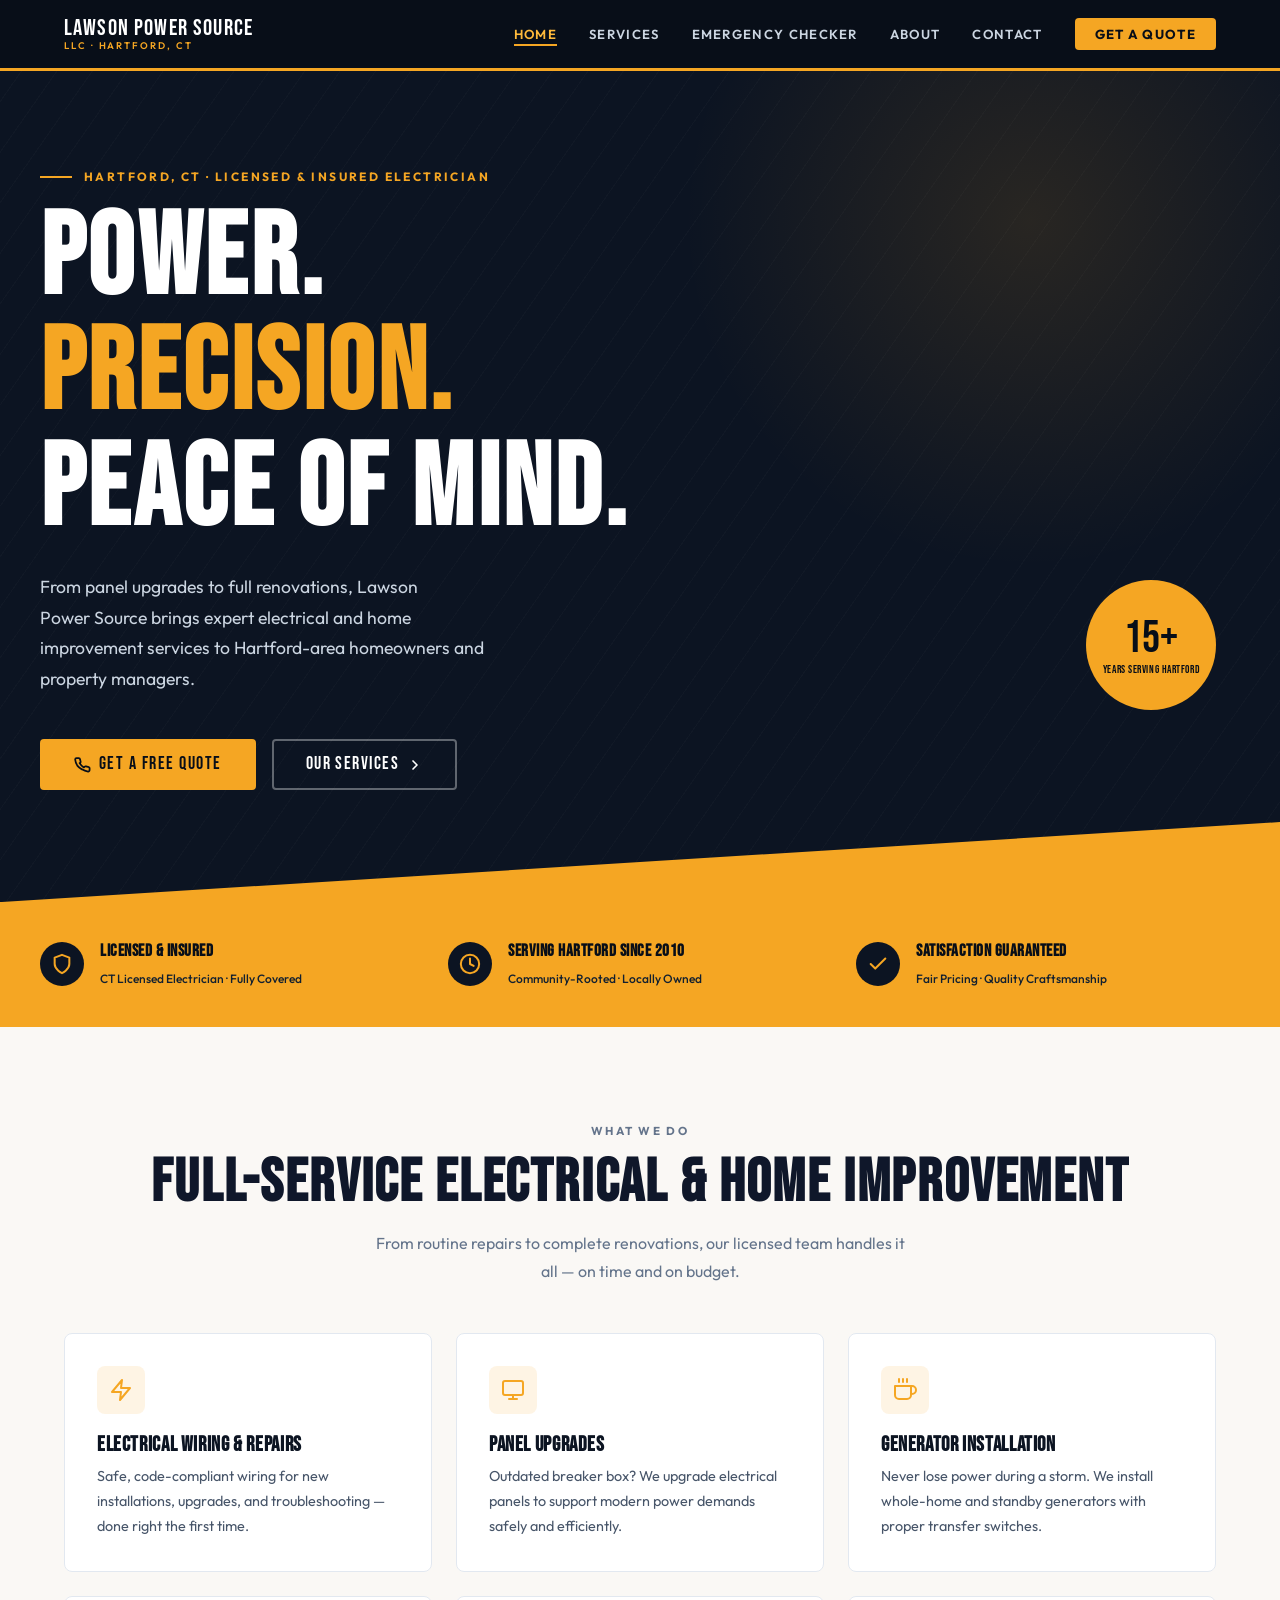
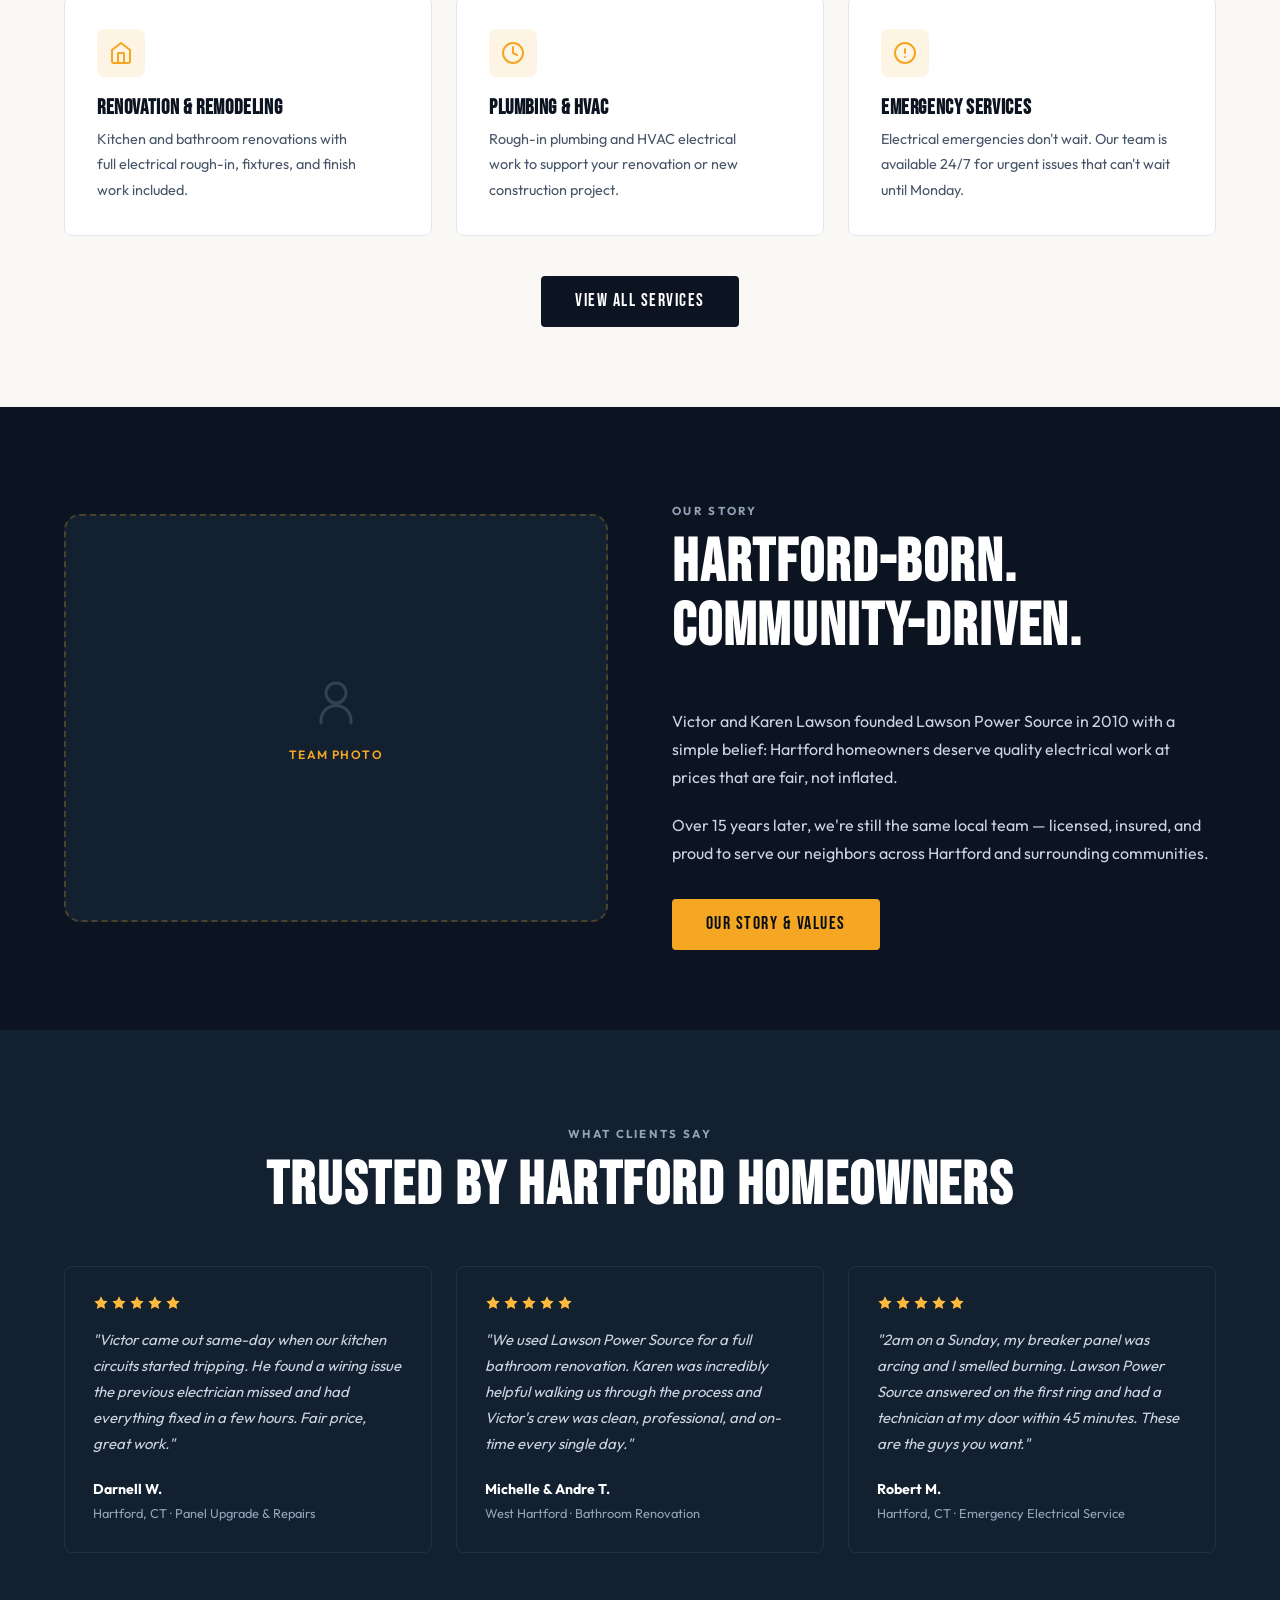
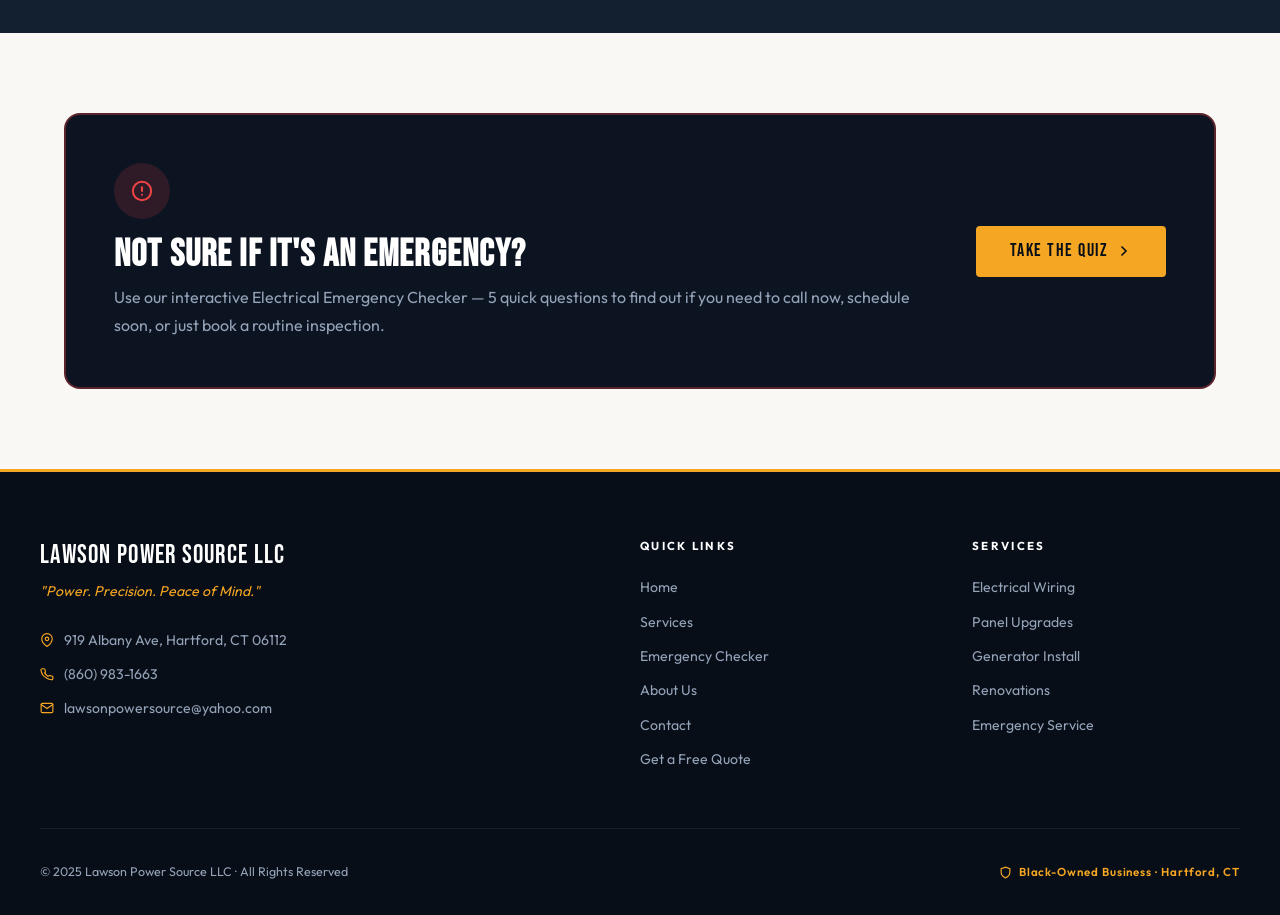
<file: index.html>
<!DOCTYPE html>
<html lang="en">
<head>
  <meta charset="UTF-8">
  <meta name="viewport" content="width=device-width, initial-scale=1">
  <title>Lawson Power Source LLC — Licensed Electrician in Hartford, CT</title>
  <meta name="description" content="Lawson Power Source LLC provides licensed electrical, renovation, and home improvement services in Hartford, CT. Call (860) 983-1663 for a free quote.">
  <meta name="theme-color" content="#0c1422">
  <link rel="preconnect" href="https://fonts.googleapis.com">
  <link rel="preconnect" href="https://fonts.gstatic.com" crossorigin>
  <link href="https://fonts.googleapis.com/css2?family=Bebas+Neue&family=Outfit:wght@300;400;500;600;700&display=swap" rel="stylesheet">
  <link rel="stylesheet" href="css/styles.css">
</head>
<body>

  <a class="skip-nav" href="#main">Skip to main content</a>

  <!-- NAV -->
  <header>
    <nav class="nav" aria-label="Main navigation">
      <div class="nav__inner">
        <a href="index.html" class="nav__logo" aria-label="Lawson Power Source LLC — home">
          <span class="nav__logo-name">Lawson Power Source</span>
          <span class="nav__logo-sub">LLC · Hartford, CT</span>
        </a>
        <ul class="nav__links" role="list">
          <li><a href="index.html" aria-current="page">Home</a></li>
          <li><a href="services.html">Services</a></li>
          <li><a href="checker.html">Emergency Checker</a></li>
          <li><a href="about.html">About</a></li>
          <li><a href="contact.html">Contact</a></li>
          <li><a href="contact.html" class="nav__cta">Get a Quote</a></li>
        </ul>
        <button class="nav__hamburger" aria-label="Open menu" aria-expanded="false" aria-controls="main-nav-links">
          <svg width="22" height="22" viewBox="0 0 24 24" fill="none" stroke="currentColor" stroke-width="2.2" stroke-linecap="round" aria-hidden="true">
            <line x1="3" y1="6"  x2="21" y2="6"/>
            <line x1="3" y1="12" x2="21" y2="12"/>
            <line x1="3" y1="18" x2="21" y2="18"/>
          </svg>
        </button>
      </div>
    </nav>
  </header>

  <main id="main">

    <!-- HERO -->
    <section class="hero" aria-labelledby="hero-heading">
      <div class="hero__bg-pattern" aria-hidden="true"></div>
      <div class="hero__glow" aria-hidden="true"></div>
      <div class="hero__container">
        <div class="hero__eyebrow" aria-hidden="true">
          <span class="hero__eyebrow-line"></span>
          Hartford, CT · Licensed &amp; Insured Electrician
        </div>
        <h1 id="hero-heading" class="anim">
          Power.<br>
          <em>Precision.</em><br>
          Peace of Mind.
        </h1>
        <p class="hero__sub anim" data-delay="1">
          From panel upgrades to full renovations, Lawson Power Source brings expert electrical and home improvement services to Hartford-area homeowners and property managers.
        </p>
        <div class="hero__actions anim" data-delay="2">
          <a href="contact.html" class="btn btn--primary">
            <svg width="17" height="17" viewBox="0 0 24 24" fill="none" stroke="currentColor" stroke-width="2.5" stroke-linecap="round" stroke-linejoin="round" aria-hidden="true"><path d="M22 16.92v3a2 2 0 0 1-2.18 2 19.79 19.79 0 0 1-8.63-3.07A19.5 19.5 0 0 1 4.69 13.6a19.79 19.79 0 0 1-3.07-8.67A2 2 0 0 1 3.59 3h3a2 2 0 0 1 2 1.72c.127.96.361 1.903.7 2.81a2 2 0 0 1-.45 2.11L7.91 10.09a16 16 0 0 0 6 6l.91-.91a2 2 0 0 1 2.11-.45c.907.339 1.85.573 2.81.7A2 2 0 0 1 22 17.5z"/></svg>
            Get a Free Quote
          </a>
          <a href="services.html" class="btn btn--outline">
            Our Services
            <svg width="16" height="16" viewBox="0 0 24 24" fill="none" stroke="currentColor" stroke-width="2.5" stroke-linecap="round" stroke-linejoin="round" aria-hidden="true"><polyline points="9 18 15 12 9 6"/></svg>
          </a>
        </div>
        <div class="hero__badge" aria-label="Serving Hartford since 2010 — over 15 years of experience">
          <span class="hero__badge-num">15+</span>
          <span class="hero__badge-text">Years Serving Hartford</span>
        </div>
      </div>
    </section>

    <!-- TRUST BAR -->
    <section class="trust-bar" aria-label="Why choose Lawson Power Source">
      <div class="trust-bar__grid">
        <div class="trust-item">
          <div class="trust-item__icon" aria-hidden="true">
            <svg width="22" height="22" viewBox="0 0 24 24" fill="none" stroke="currentColor" stroke-width="2.2" stroke-linecap="round" stroke-linejoin="round"><path d="M12 22s8-4 8-10V5l-8-3-8 3v7c0 6 8 10 8 10z"/></svg>
          </div>
          <div>
            <strong class="trust-item__label">Licensed &amp; Insured</strong>
            <span class="trust-item__sub">CT Licensed Electrician · Fully Covered</span>
          </div>
        </div>
        <div class="trust-item">
          <div class="trust-item__icon" aria-hidden="true">
            <svg width="22" height="22" viewBox="0 0 24 24" fill="none" stroke="currentColor" stroke-width="2.2" stroke-linecap="round" stroke-linejoin="round"><circle cx="12" cy="12" r="10"/><polyline points="12 6 12 12 16 14"/></svg>
          </div>
          <div>
            <strong class="trust-item__label">Serving Hartford Since 2010</strong>
            <span class="trust-item__sub">Community-Rooted · Locally Owned</span>
          </div>
        </div>
        <div class="trust-item">
          <div class="trust-item__icon" aria-hidden="true">
            <svg width="22" height="22" viewBox="0 0 24 24" fill="none" stroke="currentColor" stroke-width="2.2" stroke-linecap="round" stroke-linejoin="round"><polyline points="20 6 9 17 4 12"/></svg>
          </div>
          <div>
            <strong class="trust-item__label">Satisfaction Guaranteed</strong>
            <span class="trust-item__sub">Fair Pricing · Quality Craftsmanship</span>
          </div>
        </div>
      </div>
    </section>

    <!-- SERVICES OVERVIEW -->
    <section class="section section--light" aria-labelledby="services-heading">
      <div class="container">
        <div class="section-heading section-heading--center">
          <p class="section-heading__eyebrow">What We Do</p>
          <h2 id="services-heading">Full-Service Electrical &amp; Home Improvement</h2>
          <p>From routine repairs to complete renovations, our licensed team handles it all — on time and on budget.</p>
        </div>
        <div class="services-grid">
          <article class="service-card anim" data-delay="1">
            <div class="service-card__icon" aria-hidden="true">
              <svg width="24" height="24" viewBox="0 0 24 24" fill="none" stroke="currentColor" stroke-width="2" stroke-linecap="round" stroke-linejoin="round"><polygon points="13 2 3 14 12 14 11 22 21 10 12 10 13 2"/></svg>
            </div>
            <h3>Electrical Wiring &amp; Repairs</h3>
            <p>Safe, code-compliant wiring for new installations, upgrades, and troubleshooting — done right the first time.</p>
          </article>
          <article class="service-card anim" data-delay="2">
            <div class="service-card__icon" aria-hidden="true">
              <svg width="24" height="24" viewBox="0 0 24 24" fill="none" stroke="currentColor" stroke-width="2" stroke-linecap="round" stroke-linejoin="round"><rect x="2" y="3" width="20" height="14" rx="2"/><line x1="8" y1="21" x2="16" y2="21"/><line x1="12" y1="17" x2="12" y2="21"/></svg>
            </div>
            <h3>Panel Upgrades</h3>
            <p>Outdated breaker box? We upgrade electrical panels to support modern power demands safely and efficiently.</p>
          </article>
          <article class="service-card anim" data-delay="3">
            <div class="service-card__icon" aria-hidden="true">
              <svg width="24" height="24" viewBox="0 0 24 24" fill="none" stroke="currentColor" stroke-width="2" stroke-linecap="round" stroke-linejoin="round"><path d="M18 8h1a4 4 0 0 1 0 8h-1"/><path d="M2 8h16v9a4 4 0 0 1-4 4H6a4 4 0 0 1-4-4V8z"/><line x1="6" y1="1" x2="6" y2="4"/><line x1="10" y1="1" x2="10" y2="4"/><line x1="14" y1="1" x2="14" y2="4"/></svg>
            </div>
            <h3>Generator Installation</h3>
            <p>Never lose power during a storm. We install whole-home and standby generators with proper transfer switches.</p>
          </article>
          <article class="service-card anim" data-delay="4">
            <div class="service-card__icon" aria-hidden="true">
              <svg width="24" height="24" viewBox="0 0 24 24" fill="none" stroke="currentColor" stroke-width="2" stroke-linecap="round" stroke-linejoin="round"><path d="M3 9l9-7 9 7v11a2 2 0 0 1-2 2H5a2 2 0 0 1-2-2z"/><polyline points="9 22 9 12 15 12 15 22"/></svg>
            </div>
            <h3>Renovation &amp; Remodeling</h3>
            <p>Kitchen and bathroom renovations with full electrical rough-in, fixtures, and finish work included.</p>
          </article>
          <article class="service-card anim" data-delay="5">
            <div class="service-card__icon" aria-hidden="true">
              <svg width="24" height="24" viewBox="0 0 24 24" fill="none" stroke="currentColor" stroke-width="2" stroke-linecap="round" stroke-linejoin="round"><path d="M12 2C6.5 2 2 6.5 2 12s4.5 10 10 10 10-4.5 10-10S17.5 2 12 2z"/><path d="M12 6v6l4 2"/></svg>
            </div>
            <h3>Plumbing &amp; HVAC</h3>
            <p>Rough-in plumbing and HVAC electrical work to support your renovation or new construction project.</p>
          </article>
          <article class="service-card anim" data-delay="6">
            <div class="service-card__icon" aria-hidden="true">
              <svg width="24" height="24" viewBox="0 0 24 24" fill="none" stroke="currentColor" stroke-width="2" stroke-linecap="round" stroke-linejoin="round"><circle cx="12" cy="12" r="10"/><line x1="12" y1="8" x2="12" y2="12"/><line x1="12" y1="16" x2="12.01" y2="16"/></svg>
            </div>
            <h3>Emergency Services</h3>
            <p>Electrical emergencies don't wait. Our team is available 24/7 for urgent issues that can't wait until Monday.</p>
          </article>
        </div>
        <div style="text-align:center;margin-top:2.5rem;">
          <a href="services.html" class="btn btn--dark">View All Services</a>
        </div>
      </div>
    </section>

    <!-- ABOUT TEASER -->
    <section class="section section--dark" aria-labelledby="about-heading">
      <div class="container">
        <div class="about-teaser">
          <div>
            <div class="photo-placeholder" role="img" aria-label="Victor and Karen Lawson, owners of Lawson Power Source LLC">
              <svg width="60" height="60" viewBox="0 0 24 24" fill="none" stroke="currentColor" stroke-width="1.2" stroke-linecap="round" stroke-linejoin="round" aria-hidden="true"><circle cx="12" cy="8" r="4"/><path d="M6 20v-1a6 6 0 0 1 12 0v1"/></svg>
              <span class="photo-placeholder__label">Team Photo</span>
            </div>
          </div>
          <div>
            <div class="section-heading">
              <p class="section-heading__eyebrow">Our Story</p>
              <h2 id="about-heading">Hartford-Born. Community-Driven.</h2>
            </div>
            <p style="color:var(--slate-300);margin-bottom:1.25rem;">
              Victor and Karen Lawson founded Lawson Power Source in 2010 with a simple belief: Hartford homeowners deserve quality electrical work at prices that are fair, not inflated.
            </p>
            <p style="color:var(--slate-300);margin-bottom:2rem;">
              Over 15 years later, we're still the same local team — licensed, insured, and proud to serve our neighbors across Hartford and surrounding communities.
            </p>
            <a href="about.html" class="btn btn--primary">Our Story &amp; Values</a>
          </div>
        </div>
      </div>
    </section>

    <!-- GOOGLE REVIEWS -->
    <section class="section section--navy" aria-labelledby="reviews-heading">
      <div class="container">
        <div class="section-heading section-heading--center">
          <p class="section-heading__eyebrow">What Clients Say</p>
          <h2 id="reviews-heading">Trusted by Hartford Homeowners</h2>
        </div>
        <div class="reviews-grid">
          <article class="review-card anim" data-delay="1">
            <div class="review-card__stars" aria-label="5 out of 5 stars">
              <svg width="16" height="16" viewBox="0 0 24 24" fill="currentColor" aria-hidden="true"><polygon points="12 2 15.09 8.26 22 9.27 17 14.14 18.18 21.02 12 17.77 5.82 21.02 7 14.14 2 9.27 8.91 8.26 12 2"/></svg>
              <svg width="16" height="16" viewBox="0 0 24 24" fill="currentColor" aria-hidden="true"><polygon points="12 2 15.09 8.26 22 9.27 17 14.14 18.18 21.02 12 17.77 5.82 21.02 7 14.14 2 9.27 8.91 8.26 12 2"/></svg>
              <svg width="16" height="16" viewBox="0 0 24 24" fill="currentColor" aria-hidden="true"><polygon points="12 2 15.09 8.26 22 9.27 17 14.14 18.18 21.02 12 17.77 5.82 21.02 7 14.14 2 9.27 8.91 8.26 12 2"/></svg>
              <svg width="16" height="16" viewBox="0 0 24 24" fill="currentColor" aria-hidden="true"><polygon points="12 2 15.09 8.26 22 9.27 17 14.14 18.18 21.02 12 17.77 5.82 21.02 7 14.14 2 9.27 8.91 8.26 12 2"/></svg>
              <svg width="16" height="16" viewBox="0 0 24 24" fill="currentColor" aria-hidden="true"><polygon points="12 2 15.09 8.26 22 9.27 17 14.14 18.18 21.02 12 17.77 5.82 21.02 7 14.14 2 9.27 8.91 8.26 12 2"/></svg>
            </div>
            <blockquote class="review-card__text">
              "Victor came out same-day when our kitchen circuits started tripping. He found a wiring issue the previous electrician missed and had everything fixed in a few hours. Fair price, great work."
            </blockquote>
            <footer>
              <p class="review-card__author">Darnell W.
                <span>Hartford, CT · Panel Upgrade &amp; Repairs</span>
              </p>
            </footer>
          </article>
          <article class="review-card anim" data-delay="2">
            <div class="review-card__stars" aria-label="5 out of 5 stars">
              <svg width="16" height="16" viewBox="0 0 24 24" fill="currentColor" aria-hidden="true"><polygon points="12 2 15.09 8.26 22 9.27 17 14.14 18.18 21.02 12 17.77 5.82 21.02 7 14.14 2 9.27 8.91 8.26 12 2"/></svg>
              <svg width="16" height="16" viewBox="0 0 24 24" fill="currentColor" aria-hidden="true"><polygon points="12 2 15.09 8.26 22 9.27 17 14.14 18.18 21.02 12 17.77 5.82 21.02 7 14.14 2 9.27 8.91 8.26 12 2"/></svg>
              <svg width="16" height="16" viewBox="0 0 24 24" fill="currentColor" aria-hidden="true"><polygon points="12 2 15.09 8.26 22 9.27 17 14.14 18.18 21.02 12 17.77 5.82 21.02 7 14.14 2 9.27 8.91 8.26 12 2"/></svg>
              <svg width="16" height="16" viewBox="0 0 24 24" fill="currentColor" aria-hidden="true"><polygon points="12 2 15.09 8.26 22 9.27 17 14.14 18.18 21.02 12 17.77 5.82 21.02 7 14.14 2 9.27 8.91 8.26 12 2"/></svg>
              <svg width="16" height="16" viewBox="0 0 24 24" fill="currentColor" aria-hidden="true"><polygon points="12 2 15.09 8.26 22 9.27 17 14.14 18.18 21.02 12 17.77 5.82 21.02 7 14.14 2 9.27 8.91 8.26 12 2"/></svg>
            </div>
            <blockquote class="review-card__text">
              "We used Lawson Power Source for a full bathroom renovation. Karen was incredibly helpful walking us through the process and Victor's crew was clean, professional, and on-time every single day."
            </blockquote>
            <footer>
              <p class="review-card__author">Michelle &amp; Andre T.
                <span>West Hartford · Bathroom Renovation</span>
              </p>
            </footer>
          </article>
          <article class="review-card anim" data-delay="3">
            <div class="review-card__stars" aria-label="5 out of 5 stars">
              <svg width="16" height="16" viewBox="0 0 24 24" fill="currentColor" aria-hidden="true"><polygon points="12 2 15.09 8.26 22 9.27 17 14.14 18.18 21.02 12 17.77 5.82 21.02 7 14.14 2 9.27 8.91 8.26 12 2"/></svg>
              <svg width="16" height="16" viewBox="0 0 24 24" fill="currentColor" aria-hidden="true"><polygon points="12 2 15.09 8.26 22 9.27 17 14.14 18.18 21.02 12 17.77 5.82 21.02 7 14.14 2 9.27 8.91 8.26 12 2"/></svg>
              <svg width="16" height="16" viewBox="0 0 24 24" fill="currentColor" aria-hidden="true"><polygon points="12 2 15.09 8.26 22 9.27 17 14.14 18.18 21.02 12 17.77 5.82 21.02 7 14.14 2 9.27 8.91 8.26 12 2"/></svg>
              <svg width="16" height="16" viewBox="0 0 24 24" fill="currentColor" aria-hidden="true"><polygon points="12 2 15.09 8.26 22 9.27 17 14.14 18.18 21.02 12 17.77 5.82 21.02 7 14.14 2 9.27 8.91 8.26 12 2"/></svg>
              <svg width="16" height="16" viewBox="0 0 24 24" fill="currentColor" aria-hidden="true"><polygon points="12 2 15.09 8.26 22 9.27 17 14.14 18.18 21.02 12 17.77 5.82 21.02 7 14.14 2 9.27 8.91 8.26 12 2"/></svg>
            </div>
            <blockquote class="review-card__text">
              "2am on a Sunday, my breaker panel was arcing and I smelled burning. Lawson Power Source answered on the first ring and had a technician at my door within 45 minutes. These are the guys you want."
            </blockquote>
            <footer>
              <p class="review-card__author">Robert M.
                <span>Hartford, CT · Emergency Electrical Service</span>
              </p>
            </footer>
          </article>
        </div>
      </div>
    </section>

    <!-- EMERGENCY CHECKER CALLOUT -->
    <section class="section section--light" aria-labelledby="checker-callout-heading">
      <div class="container">
        <div class="emergency-callout">
          <div>
            <div class="emergency-callout__icon" aria-hidden="true">
              <svg width="22" height="22" viewBox="0 0 24 24" fill="none" stroke="currentColor" stroke-width="2.2" stroke-linecap="round" stroke-linejoin="round"><circle cx="12" cy="12" r="10"/><line x1="12" y1="8" x2="12" y2="12"/><line x1="12" y1="16" x2="12.01" y2="16"/></svg>
            </div>
            <h2 id="checker-callout-heading">Not Sure If It's an Emergency?</h2>
            <p>Use our interactive Electrical Emergency Checker — 5 quick questions to find out if you need to call now, schedule soon, or just book a routine inspection.</p>
          </div>
          <div>
            <a href="checker.html" class="btn btn--primary">
              Take the Quiz
              <svg width="16" height="16" viewBox="0 0 24 24" fill="none" stroke="currentColor" stroke-width="2.5" stroke-linecap="round" aria-hidden="true"><polyline points="9 18 15 12 9 6"/></svg>
            </a>
          </div>
        </div>
      </div>
    </section>

  </main>

  <!-- FOOTER -->
  <footer class="footer">
    <div class="footer__grid">
      <div>
        <span class="footer__logo-name">Lawson Power Source LLC</span>
        <p class="footer__tagline">"Power. Precision. Peace of Mind."</p>
        <p class="footer__contact-line">
          <svg width="14" height="14" viewBox="0 0 24 24" fill="none" stroke="currentColor" stroke-width="2" stroke-linecap="round" aria-hidden="true"><path d="M21 10c0 7-9 13-9 13s-9-6-9-13a9 9 0 0 1 18 0z"/><circle cx="12" cy="10" r="3"/></svg>
          919 Albany Ave, Hartford, CT 06112
        </p>
        <p class="footer__contact-line">
          <svg width="14" height="14" viewBox="0 0 24 24" fill="none" stroke="currentColor" stroke-width="2" stroke-linecap="round" aria-hidden="true"><path d="M22 16.92v3a2 2 0 0 1-2.18 2 19.79 19.79 0 0 1-8.63-3.07A19.5 19.5 0 0 1 4.69 13.6a19.79 19.79 0 0 1-3.07-8.67A2 2 0 0 1 3.59 3h3a2 2 0 0 1 2 1.72 12.84 12.84 0 0 0 .7 2.81 2 2 0 0 1-.45 2.11L7.91 10.09a16 16 0 0 0 6 6l.91-.91a2 2 0 0 1 2.11-.45 12.84 12.84 0 0 0 2.81.7A2 2 0 0 1 22 17.5z"/></svg>
          <a href="tel:8609831663">(860) 983-1663</a>
        </p>
        <p class="footer__contact-line">
          <svg width="14" height="14" viewBox="0 0 24 24" fill="none" stroke="currentColor" stroke-width="2" stroke-linecap="round" aria-hidden="true"><path d="M4 4h16c1.1 0 2 .9 2 2v12c0 1.1-.9 2-2 2H4c-1.1 0-2-.9-2-2V6c0-1.1.9-2 2-2z"/><polyline points="22,6 12,13 2,6"/></svg>
          <a href="mailto:lawsonpowersource@yahoo.com">lawsonpowersource@yahoo.com</a>
        </p>
      </div>
      <div>
        <p class="footer__col-heading">Quick Links</p>
        <ul class="footer__nav-list" role="list">
          <li><a href="index.html">Home</a></li>
          <li><a href="services.html">Services</a></li>
          <li><a href="checker.html">Emergency Checker</a></li>
          <li><a href="about.html">About Us</a></li>
          <li><a href="contact.html">Contact</a></li>
          <li><a href="contact.html">Get a Free Quote</a></li>
        </ul>
      </div>
      <div>
        <p class="footer__col-heading">Services</p>
        <ul class="footer__nav-list" role="list">
          <li><a href="services.html">Electrical Wiring</a></li>
          <li><a href="services.html">Panel Upgrades</a></li>
          <li><a href="services.html">Generator Install</a></li>
          <li><a href="services.html">Renovations</a></li>
          <li><a href="services.html">Emergency Service</a></li>
        </ul>
      </div>
    </div>
    <div class="footer__bottom">
      <p>&copy; 2025 Lawson Power Source LLC · All Rights Reserved</p>
      <p class="footer__biz-label">
        <svg width="13" height="13" viewBox="0 0 24 24" fill="none" stroke="currentColor" stroke-width="2.2" stroke-linecap="round" aria-hidden="true"><path d="M12 22s8-4 8-10V5l-8-3-8 3v7c0 6 8 10 8 10z"/></svg>
        Black-Owned Business · Hartford, CT
      </p>
    </div>
  </footer>

  <script src="js/main.js"></script>
</body>
</html>
</file>
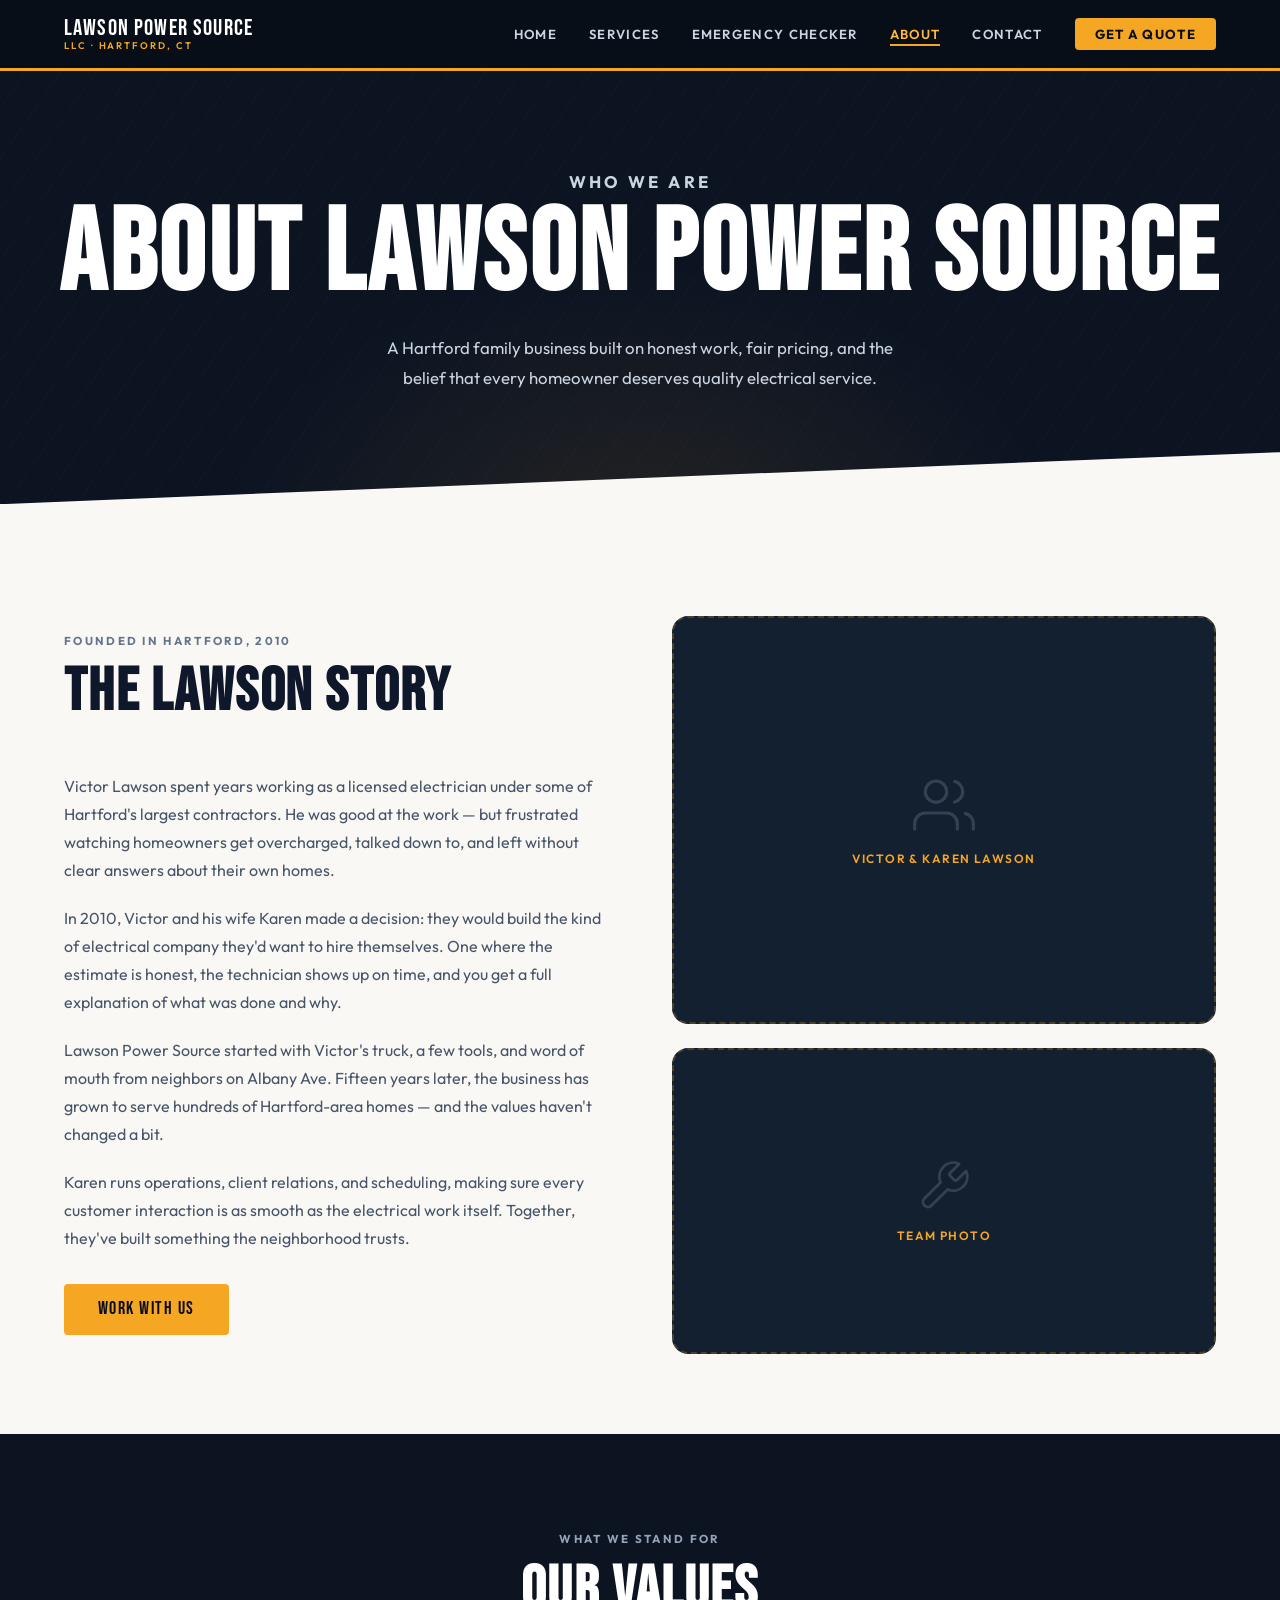
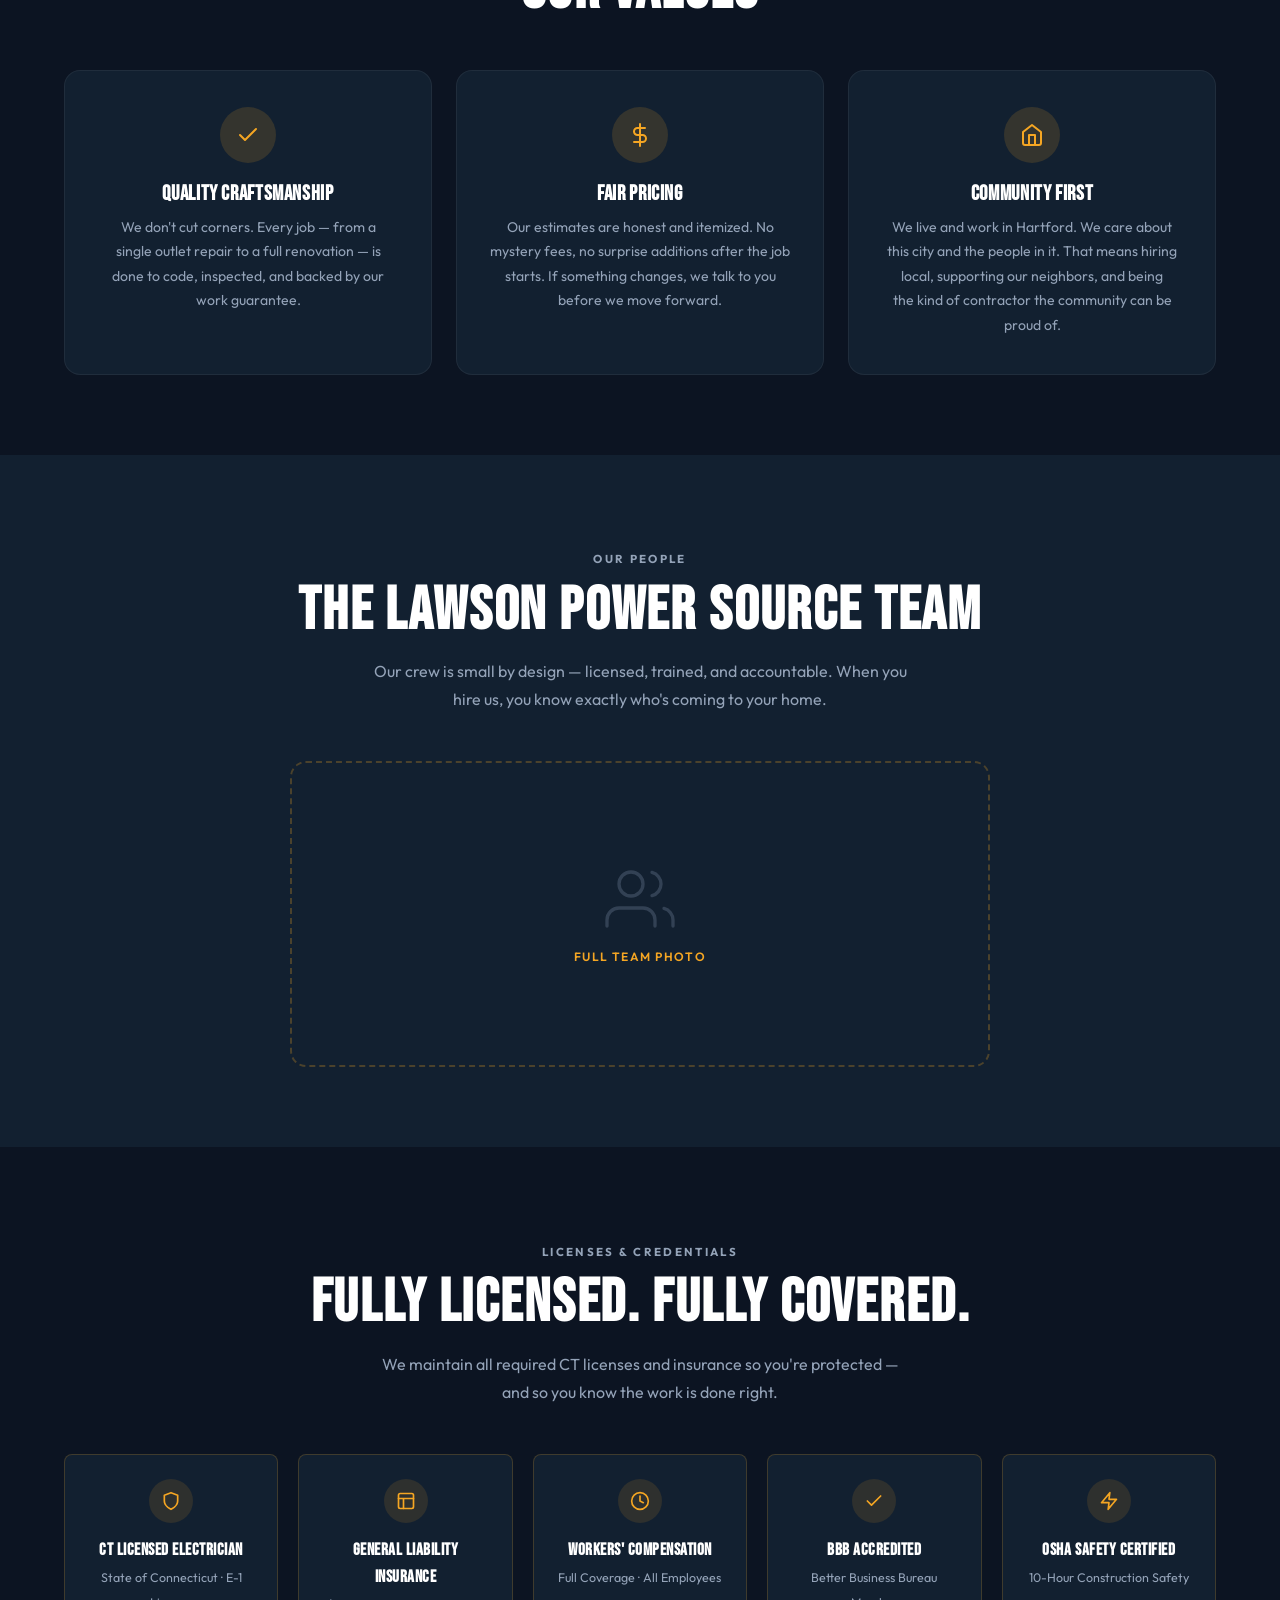
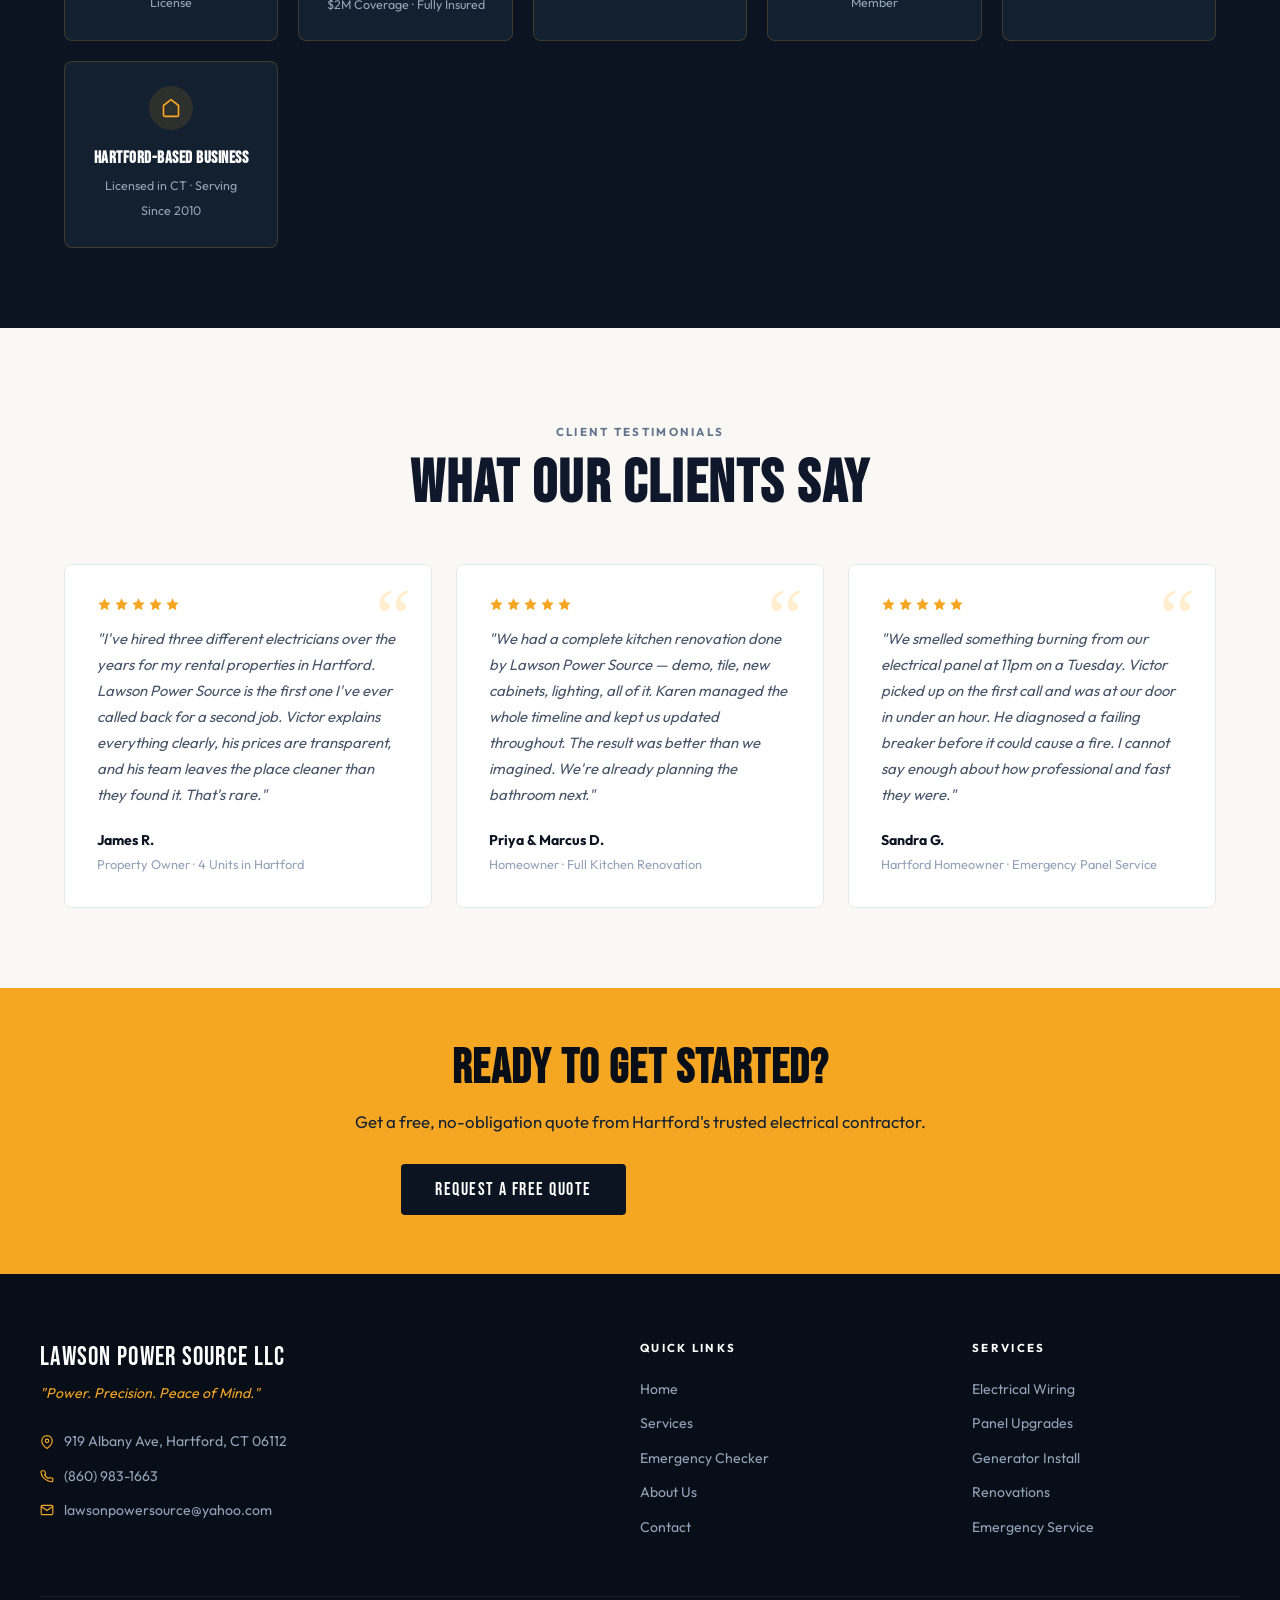
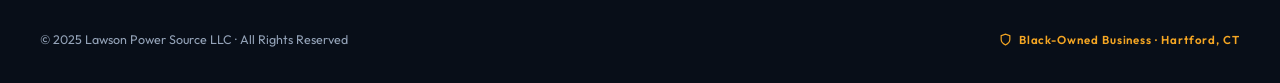
<file: about.html>
<!DOCTYPE html>
<html lang="en">
<head>
  <meta charset="UTF-8">
  <meta name="viewport" content="width=device-width, initial-scale=1">
  <title>About Us — Lawson Power Source LLC · Hartford, CT</title>
  <meta name="description" content="Meet Victor and Karen Lawson, founders of Lawson Power Source LLC. Serving Hartford, CT since 2010 with licensed electrical and home improvement services.">
  <meta name="theme-color" content="#0c1422">
  <link rel="preconnect" href="https://fonts.googleapis.com">
  <link rel="preconnect" href="https://fonts.gstatic.com" crossorigin>
  <link href="https://fonts.googleapis.com/css2?family=Bebas+Neue&family=Outfit:wght@300;400;500;600;700&display=swap" rel="stylesheet">
  <link rel="stylesheet" href="css/styles.css">
</head>
<body>

  <a class="skip-nav" href="#main">Skip to main content</a>

  <!-- NAV -->
  <header>
    <nav class="nav" aria-label="Main navigation">
      <div class="nav__inner">
        <a href="index.html" class="nav__logo" aria-label="Lawson Power Source LLC — home">
          <span class="nav__logo-name">Lawson Power Source</span>
          <span class="nav__logo-sub">LLC · Hartford, CT</span>
        </a>
        <ul class="nav__links" role="list">
          <li><a href="index.html">Home</a></li>
          <li><a href="services.html">Services</a></li>
          <li><a href="checker.html">Emergency Checker</a></li>
          <li><a href="about.html" aria-current="page">About</a></li>
          <li><a href="contact.html">Contact</a></li>
          <li><a href="contact.html" class="nav__cta">Get a Quote</a></li>
        </ul>
        <button class="nav__hamburger" aria-label="Open menu" aria-expanded="false">
          <svg width="22" height="22" viewBox="0 0 24 24" fill="none" stroke="currentColor" stroke-width="2.2" stroke-linecap="round" aria-hidden="true">
            <line x1="3" y1="6"  x2="21" y2="6"/>
            <line x1="3" y1="12" x2="21" y2="12"/>
            <line x1="3" y1="18" x2="21" y2="18"/>
          </svg>
        </button>
      </div>
    </nav>
  </header>

  <main id="main">

    <!-- PAGE HERO -->
    <section class="page-hero" aria-labelledby="page-heading">
      <div class="page-hero__inner">
        <p class="page-hero__eyebrow">Who We Are</p>
        <h1 id="page-heading">About Lawson Power Source</h1>
        <p>A Hartford family business built on honest work, fair pricing, and the belief that every homeowner deserves quality electrical service.</p>
      </div>
    </section>

    <!-- OUR STORY -->
    <section class="section section--light" aria-labelledby="story-heading" style="padding-top:7rem;">
      <div class="container">
        <div class="story-grid">
          <div>
            <div class="section-heading">
              <p class="section-heading__eyebrow">Founded in Hartford, 2010</p>
              <h2 id="story-heading">The Lawson Story</h2>
            </div>
            <p style="color:var(--slate-600);margin-bottom:1.25rem;">
              Victor Lawson spent years working as a licensed electrician under some of Hartford's largest contractors. He was good at the work — but frustrated watching homeowners get overcharged, talked down to, and left without clear answers about their own homes.
            </p>
            <p style="color:var(--slate-600);margin-bottom:1.25rem;">
              In 2010, Victor and his wife Karen made a decision: they would build the kind of electrical company they'd want to hire themselves. One where the estimate is honest, the technician shows up on time, and you get a full explanation of what was done and why.
            </p>
            <p style="color:var(--slate-600);margin-bottom:1.25rem;">
              Lawson Power Source started with Victor's truck, a few tools, and word of mouth from neighbors on Albany Ave. Fifteen years later, the business has grown to serve hundreds of Hartford-area homes — and the values haven't changed a bit.
            </p>
            <p style="color:var(--slate-600);margin-bottom:2rem;">
              Karen runs operations, client relations, and scheduling, making sure every customer interaction is as smooth as the electrical work itself. Together, they've built something the neighborhood trusts.
            </p>
            <a href="contact.html" class="btn btn--primary">Work With Us</a>
          </div>
          <div>
            <div class="photo-placeholder" role="img" aria-label="Victor and Karen Lawson, owners of Lawson Power Source LLC" style="margin-bottom:1.5rem;">
              <svg width="64" height="64" viewBox="0 0 24 24" fill="none" stroke="currentColor" stroke-width="1.2" stroke-linecap="round" stroke-linejoin="round" aria-hidden="true"><path d="M17 21v-2a4 4 0 0 0-4-4H5a4 4 0 0 0-4 4v2"/><circle cx="9" cy="7" r="4"/><path d="M23 21v-2a4 4 0 0 0-3-3.87"/><path d="M16 3.13a4 4 0 0 1 0 7.75"/></svg>
              <span class="photo-placeholder__label">Victor &amp; Karen Lawson</span>
            </div>
            <div class="photo-placeholder" role="img" aria-label="Lawson Power Source team at work" style="aspect-ratio:16/9;">
              <svg width="56" height="56" viewBox="0 0 24 24" fill="none" stroke="currentColor" stroke-width="1.2" stroke-linecap="round" stroke-linejoin="round" aria-hidden="true"><path d="M14.7 6.3a1 1 0 0 0 0 1.4l1.6 1.6a1 1 0 0 0 1.4 0l3.77-3.77a6 6 0 0 1-7.94 7.94l-6.91 6.91a2.12 2.12 0 0 1-3-3l6.91-6.91a6 6 0 0 1 7.94-7.94l-3.76 3.76z"/></svg>
              <span class="photo-placeholder__label">Team Photo</span>
            </div>
          </div>
        </div>
      </div>
    </section>

    <!-- VALUES -->
    <section class="section section--dark" aria-labelledby="values-heading">
      <div class="container">
        <div class="section-heading section-heading--center">
          <p class="section-heading__eyebrow">What We Stand For</p>
          <h2 id="values-heading">Our Values</h2>
        </div>
        <div class="values-grid">
          <article class="value-card anim" data-delay="1">
            <div class="value-card__icon" aria-hidden="true">
              <svg width="24" height="24" viewBox="0 0 24 24" fill="none" stroke="currentColor" stroke-width="2" stroke-linecap="round" stroke-linejoin="round"><polyline points="20 6 9 17 4 12"/></svg>
            </div>
            <h3>Quality Craftsmanship</h3>
            <p>We don't cut corners. Every job — from a single outlet repair to a full renovation — is done to code, inspected, and backed by our work guarantee.</p>
          </article>
          <article class="value-card anim" data-delay="2">
            <div class="value-card__icon" aria-hidden="true">
              <svg width="24" height="24" viewBox="0 0 24 24" fill="none" stroke="currentColor" stroke-width="2" stroke-linecap="round" stroke-linejoin="round"><line x1="12" y1="1" x2="12" y2="23"/><path d="M17 5H9.5a3.5 3.5 0 0 0 0 7h5a3.5 3.5 0 0 1 0 7H6"/></svg>
            </div>
            <h3>Fair Pricing</h3>
            <p>Our estimates are honest and itemized. No mystery fees, no surprise additions after the job starts. If something changes, we talk to you before we move forward.</p>
          </article>
          <article class="value-card anim" data-delay="3">
            <div class="value-card__icon" aria-hidden="true">
              <svg width="24" height="24" viewBox="0 0 24 24" fill="none" stroke="currentColor" stroke-width="2" stroke-linecap="round" stroke-linejoin="round"><path d="M3 9l9-7 9 7v11a2 2 0 0 1-2 2H5a2 2 0 0 1-2-2z"/><polyline points="9 22 9 12 15 12 15 22"/></svg>
            </div>
            <h3>Community First</h3>
            <p>We live and work in Hartford. We care about this city and the people in it. That means hiring local, supporting our neighbors, and being the kind of contractor the community can be proud of.</p>
          </article>
        </div>
      </div>
    </section>

    <!-- TEAM PHOTO -->
    <section class="section section--navy" aria-labelledby="team-heading">
      <div class="container">
        <div class="section-heading section-heading--center">
          <p class="section-heading__eyebrow">Our People</p>
          <h2 id="team-heading">The Lawson Power Source Team</h2>
          <p>Our crew is small by design — licensed, trained, and accountable. When you hire us, you know exactly who's coming to your home.</p>
        </div>
        <div class="photo-placeholder" role="img" aria-label="Full team photo — Lawson Power Source LLC crew" style="max-width:700px;margin:0 auto;aspect-ratio:16/7;">
          <svg width="72" height="72" viewBox="0 0 24 24" fill="none" stroke="currentColor" stroke-width="1.1" stroke-linecap="round" stroke-linejoin="round" aria-hidden="true"><path d="M17 21v-2a4 4 0 0 0-4-4H5a4 4 0 0 0-4 4v2"/><circle cx="9" cy="7" r="4"/><path d="M23 21v-2a4 4 0 0 0-3-3.87"/><path d="M16 3.13a4 4 0 0 1 0 7.75"/></svg>
          <span class="photo-placeholder__label">Full Team Photo</span>
        </div>
      </div>
    </section>

    <!-- CREDENTIALS -->
    <section class="section section--dark" aria-labelledby="credentials-heading">
      <div class="container">
        <div class="section-heading section-heading--center">
          <p class="section-heading__eyebrow">Licenses &amp; Credentials</p>
          <h2 id="credentials-heading">Fully Licensed. Fully Covered.</h2>
          <p>We maintain all required CT licenses and insurance so you're protected — and so you know the work is done right.</p>
        </div>
        <div class="credentials-grid">
          <div class="credential-item anim" data-delay="1">
            <div class="credential-item__icon" aria-hidden="true">
              <svg width="20" height="20" viewBox="0 0 24 24" fill="none" stroke="currentColor" stroke-width="2" stroke-linecap="round" stroke-linejoin="round"><path d="M12 22s8-4 8-10V5l-8-3-8 3v7c0 6 8 10 8 10z"/></svg>
            </div>
            <strong>CT Licensed Electrician</strong>
            <span>State of Connecticut · E-1 License</span>
          </div>
          <div class="credential-item anim" data-delay="2">
            <div class="credential-item__icon" aria-hidden="true">
              <svg width="20" height="20" viewBox="0 0 24 24" fill="none" stroke="currentColor" stroke-width="2" stroke-linecap="round" stroke-linejoin="round"><rect x="3" y="3" width="18" height="18" rx="2"/><path d="M3 9h18M9 21V9"/></svg>
            </div>
            <strong>General Liability Insurance</strong>
            <span>$2M Coverage · Fully Insured</span>
          </div>
          <div class="credential-item anim" data-delay="3">
            <div class="credential-item__icon" aria-hidden="true">
              <svg width="20" height="20" viewBox="0 0 24 24" fill="none" stroke="currentColor" stroke-width="2" stroke-linecap="round" stroke-linejoin="round"><circle cx="12" cy="12" r="10"/><polyline points="12 6 12 12 16 14"/></svg>
            </div>
            <strong>Workers' Compensation</strong>
            <span>Full Coverage · All Employees</span>
          </div>
          <div class="credential-item anim" data-delay="4">
            <div class="credential-item__icon" aria-hidden="true">
              <svg width="20" height="20" viewBox="0 0 24 24" fill="none" stroke="currentColor" stroke-width="2" stroke-linecap="round" stroke-linejoin="round"><polyline points="20 6 9 17 4 12"/></svg>
            </div>
            <strong>BBB Accredited</strong>
            <span>Better Business Bureau Member</span>
          </div>
          <div class="credential-item anim" data-delay="5">
            <div class="credential-item__icon" aria-hidden="true">
              <svg width="20" height="20" viewBox="0 0 24 24" fill="none" stroke="currentColor" stroke-width="2" stroke-linecap="round" stroke-linejoin="round"><polygon points="13 2 3 14 12 14 11 22 21 10 12 10 13 2"/></svg>
            </div>
            <strong>OSHA Safety Certified</strong>
            <span>10-Hour Construction Safety</span>
          </div>
          <div class="credential-item anim" data-delay="6">
            <div class="credential-item__icon" aria-hidden="true">
              <svg width="20" height="20" viewBox="0 0 24 24" fill="none" stroke="currentColor" stroke-width="2" stroke-linecap="round" stroke-linejoin="round"><path d="M3 9l9-7 9 7v11a2 2 0 0 1-2 2H5a2 2 0 0 1-2-2z"/></svg>
            </div>
            <strong>Hartford-Based Business</strong>
            <span>Licensed in CT · Serving Since 2010</span>
          </div>
        </div>
      </div>
    </section>

    <!-- TESTIMONIALS -->
    <section class="section section--light" aria-labelledby="testimonials-heading">
      <div class="container">
        <div class="section-heading section-heading--center">
          <p class="section-heading__eyebrow">Client Testimonials</p>
          <h2 id="testimonials-heading">What Our Clients Say</h2>
        </div>
        <div class="testimonial-grid">
          <article class="testimonial-card anim" data-delay="1">
            <div class="testimonial-card__stars" aria-label="5 out of 5 stars">
              <svg width="15" height="15" viewBox="0 0 24 24" fill="currentColor" aria-hidden="true"><polygon points="12 2 15.09 8.26 22 9.27 17 14.14 18.18 21.02 12 17.77 5.82 21.02 7 14.14 2 9.27 8.91 8.26 12 2"/></svg>
              <svg width="15" height="15" viewBox="0 0 24 24" fill="currentColor" aria-hidden="true"><polygon points="12 2 15.09 8.26 22 9.27 17 14.14 18.18 21.02 12 17.77 5.82 21.02 7 14.14 2 9.27 8.91 8.26 12 2"/></svg>
              <svg width="15" height="15" viewBox="0 0 24 24" fill="currentColor" aria-hidden="true"><polygon points="12 2 15.09 8.26 22 9.27 17 14.14 18.18 21.02 12 17.77 5.82 21.02 7 14.14 2 9.27 8.91 8.26 12 2"/></svg>
              <svg width="15" height="15" viewBox="0 0 24 24" fill="currentColor" aria-hidden="true"><polygon points="12 2 15.09 8.26 22 9.27 17 14.14 18.18 21.02 12 17.77 5.82 21.02 7 14.14 2 9.27 8.91 8.26 12 2"/></svg>
              <svg width="15" height="15" viewBox="0 0 24 24" fill="currentColor" aria-hidden="true"><polygon points="12 2 15.09 8.26 22 9.27 17 14.14 18.18 21.02 12 17.77 5.82 21.02 7 14.14 2 9.27 8.91 8.26 12 2"/></svg>
            </div>
            <blockquote class="testimonial-card__text">
              "I've hired three different electricians over the years for my rental properties in Hartford. Lawson Power Source is the first one I've ever called back for a second job. Victor explains everything clearly, his prices are transparent, and his team leaves the place cleaner than they found it. That's rare."
            </blockquote>
            <footer>
              <p class="testimonial-card__name">James R.</p>
              <p class="testimonial-card__title">Property Owner · 4 Units in Hartford</p>
            </footer>
          </article>
          <article class="testimonial-card anim" data-delay="2">
            <div class="testimonial-card__stars" aria-label="5 out of 5 stars">
              <svg width="15" height="15" viewBox="0 0 24 24" fill="currentColor" aria-hidden="true"><polygon points="12 2 15.09 8.26 22 9.27 17 14.14 18.18 21.02 12 17.77 5.82 21.02 7 14.14 2 9.27 8.91 8.26 12 2"/></svg>
              <svg width="15" height="15" viewBox="0 0 24 24" fill="currentColor" aria-hidden="true"><polygon points="12 2 15.09 8.26 22 9.27 17 14.14 18.18 21.02 12 17.77 5.82 21.02 7 14.14 2 9.27 8.91 8.26 12 2"/></svg>
              <svg width="15" height="15" viewBox="0 0 24 24" fill="currentColor" aria-hidden="true"><polygon points="12 2 15.09 8.26 22 9.27 17 14.14 18.18 21.02 12 17.77 5.82 21.02 7 14.14 2 9.27 8.91 8.26 12 2"/></svg>
              <svg width="15" height="15" viewBox="0 0 24 24" fill="currentColor" aria-hidden="true"><polygon points="12 2 15.09 8.26 22 9.27 17 14.14 18.18 21.02 12 17.77 5.82 21.02 7 14.14 2 9.27 8.91 8.26 12 2"/></svg>
              <svg width="15" height="15" viewBox="0 0 24 24" fill="currentColor" aria-hidden="true"><polygon points="12 2 15.09 8.26 22 9.27 17 14.14 18.18 21.02 12 17.77 5.82 21.02 7 14.14 2 9.27 8.91 8.26 12 2"/></svg>
            </div>
            <blockquote class="testimonial-card__text">
              "We had a complete kitchen renovation done by Lawson Power Source — demo, tile, new cabinets, lighting, all of it. Karen managed the whole timeline and kept us updated throughout. The result was better than we imagined. We're already planning the bathroom next."
            </blockquote>
            <footer>
              <p class="testimonial-card__name">Priya &amp; Marcus D.</p>
              <p class="testimonial-card__title">Homeowner · Full Kitchen Renovation</p>
            </footer>
          </article>
          <article class="testimonial-card anim" data-delay="3">
            <div class="testimonial-card__stars" aria-label="5 out of 5 stars">
              <svg width="15" height="15" viewBox="0 0 24 24" fill="currentColor" aria-hidden="true"><polygon points="12 2 15.09 8.26 22 9.27 17 14.14 18.18 21.02 12 17.77 5.82 21.02 7 14.14 2 9.27 8.91 8.26 12 2"/></svg>
              <svg width="15" height="15" viewBox="0 0 24 24" fill="currentColor" aria-hidden="true"><polygon points="12 2 15.09 8.26 22 9.27 17 14.14 18.18 21.02 12 17.77 5.82 21.02 7 14.14 2 9.27 8.91 8.26 12 2"/></svg>
              <svg width="15" height="15" viewBox="0 0 24 24" fill="currentColor" aria-hidden="true"><polygon points="12 2 15.09 8.26 22 9.27 17 14.14 18.18 21.02 12 17.77 5.82 21.02 7 14.14 2 9.27 8.91 8.26 12 2"/></svg>
              <svg width="15" height="15" viewBox="0 0 24 24" fill="currentColor" aria-hidden="true"><polygon points="12 2 15.09 8.26 22 9.27 17 14.14 18.18 21.02 12 17.77 5.82 21.02 7 14.14 2 9.27 8.91 8.26 12 2"/></svg>
              <svg width="15" height="15" viewBox="0 0 24 24" fill="currentColor" aria-hidden="true"><polygon points="12 2 15.09 8.26 22 9.27 17 14.14 18.18 21.02 12 17.77 5.82 21.02 7 14.14 2 9.27 8.91 8.26 12 2"/></svg>
            </div>
            <blockquote class="testimonial-card__text">
              "We smelled something burning from our electrical panel at 11pm on a Tuesday. Victor picked up on the first call and was at our door in under an hour. He diagnosed a failing breaker before it could cause a fire. I cannot say enough about how professional and fast they were."
            </blockquote>
            <footer>
              <p class="testimonial-card__name">Sandra G.</p>
              <p class="testimonial-card__title">Hartford Homeowner · Emergency Panel Service</p>
            </footer>
          </article>
        </div>
      </div>
    </section>

    <!-- BOTTOM CTA -->
    <div class="cta-banner">
      <div class="container">
        <h2>Ready to Get Started?</h2>
        <p>Get a free, no-obligation quote from Hartford's trusted electrical contractor.</p>
        <div style="display:flex;gap:1rem;justify-content:center;flex-wrap:wrap;">
          <a href="contact.html" class="btn btn--dark">Request a Free Quote</a>
          <a href="tel:8609831663" class="btn btn--outline-amber">
            <svg width="16" height="16" viewBox="0 0 24 24" fill="none" stroke="currentColor" stroke-width="2.5" stroke-linecap="round" aria-hidden="true"><path d="M22 16.92v3a2 2 0 0 1-2.18 2 19.79 19.79 0 0 1-8.63-3.07A19.5 19.5 0 0 1 4.69 13.6a19.79 19.79 0 0 1-3.07-8.67A2 2 0 0 1 3.59 3h3a2 2 0 0 1 2 1.72c.127.96.361 1.903.7 2.81a2 2 0 0 1-.45 2.11L7.91 10.09a16 16 0 0 0 6 6l.91-.91a2 2 0 0 1 2.11-.45c.907.339 1.85.573 2.81.7A2 2 0 0 1 22 17.5z"/></svg>
            Call (860) 983-1663
          </a>
        </div>
      </div>
    </div>

  </main>

  <!-- FOOTER -->
  <footer class="footer">
    <div class="footer__grid">
      <div>
        <span class="footer__logo-name">Lawson Power Source LLC</span>
        <p class="footer__tagline">"Power. Precision. Peace of Mind."</p>
        <p class="footer__contact-line">
          <svg width="14" height="14" viewBox="0 0 24 24" fill="none" stroke="currentColor" stroke-width="2" stroke-linecap="round" aria-hidden="true"><path d="M21 10c0 7-9 13-9 13s-9-6-9-13a9 9 0 0 1 18 0z"/><circle cx="12" cy="10" r="3"/></svg>
          919 Albany Ave, Hartford, CT 06112
        </p>
        <p class="footer__contact-line">
          <svg width="14" height="14" viewBox="0 0 24 24" fill="none" stroke="currentColor" stroke-width="2" stroke-linecap="round" aria-hidden="true"><path d="M22 16.92v3a2 2 0 0 1-2.18 2 19.79 19.79 0 0 1-8.63-3.07A19.5 19.5 0 0 1 4.69 13.6a19.79 19.79 0 0 1-3.07-8.67A2 2 0 0 1 3.59 3h3a2 2 0 0 1 2 1.72 12.84 12.84 0 0 0 .7 2.81 2 2 0 0 1-.45 2.11L7.91 10.09a16 16 0 0 0 6 6l.91-.91a2 2 0 0 1 2.11-.45 12.84 12.84 0 0 0 2.81.7A2 2 0 0 1 22 17.5z"/></svg>
          <a href="tel:8609831663">(860) 983-1663</a>
        </p>
        <p class="footer__contact-line">
          <svg width="14" height="14" viewBox="0 0 24 24" fill="none" stroke="currentColor" stroke-width="2" stroke-linecap="round" aria-hidden="true"><path d="M4 4h16c1.1 0 2 .9 2 2v12c0 1.1-.9 2-2 2H4c-1.1 0-2-.9-2-2V6c0-1.1.9-2 2-2z"/><polyline points="22,6 12,13 2,6"/></svg>
          <a href="mailto:lawsonpowersource@yahoo.com">lawsonpowersource@yahoo.com</a>
        </p>
      </div>
      <div>
        <p class="footer__col-heading">Quick Links</p>
        <ul class="footer__nav-list" role="list">
          <li><a href="index.html">Home</a></li>
          <li><a href="services.html">Services</a></li>
          <li><a href="checker.html">Emergency Checker</a></li>
          <li><a href="about.html">About Us</a></li>
          <li><a href="contact.html">Contact</a></li>
        </ul>
      </div>
      <div>
        <p class="footer__col-heading">Services</p>
        <ul class="footer__nav-list" role="list">
          <li><a href="services.html">Electrical Wiring</a></li>
          <li><a href="services.html">Panel Upgrades</a></li>
          <li><a href="services.html">Generator Install</a></li>
          <li><a href="services.html">Renovations</a></li>
          <li><a href="services.html">Emergency Service</a></li>
        </ul>
      </div>
    </div>
    <div class="footer__bottom">
      <p>&copy; 2025 Lawson Power Source LLC · All Rights Reserved</p>
      <p class="footer__biz-label">
        <svg width="13" height="13" viewBox="0 0 24 24" fill="none" stroke="currentColor" stroke-width="2.2" stroke-linecap="round" aria-hidden="true"><path d="M12 22s8-4 8-10V5l-8-3-8 3v7c0 6 8 10 8 10z"/></svg>
        Black-Owned Business · Hartford, CT
      </p>
    </div>
  </footer>

  <script src="js/main.js"></script>
</body>
</html>
</file>
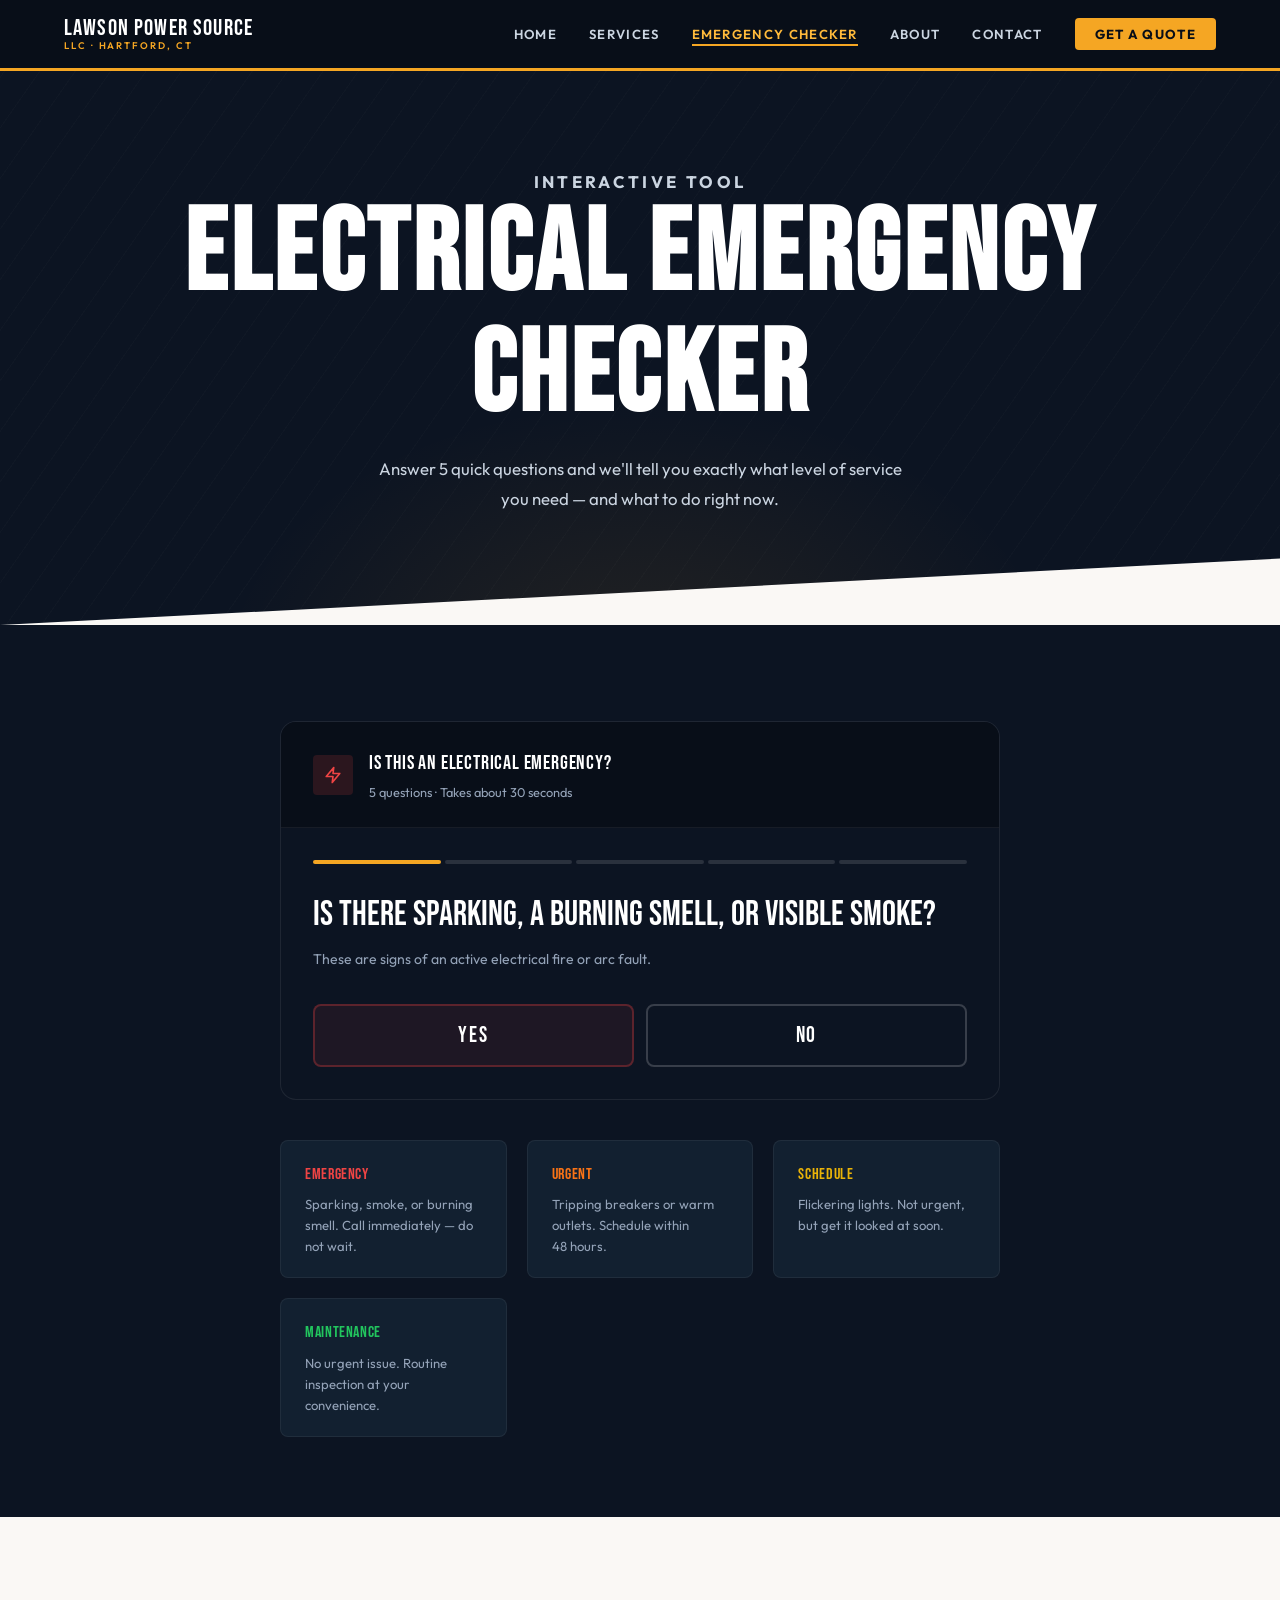
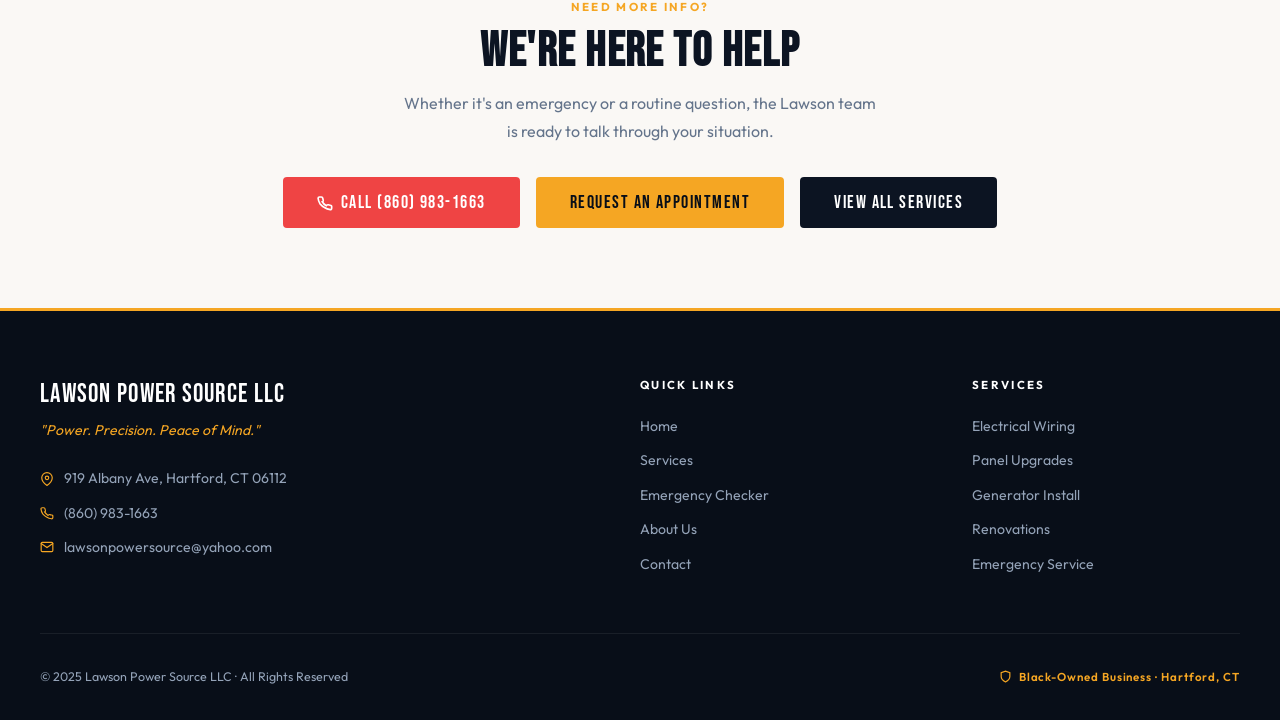
<file: checker.html>
<!DOCTYPE html>
<html lang="en">
<head>
  <meta charset="UTF-8">
  <meta name="viewport" content="width=device-width, initial-scale=1">
  <title>Electrical Emergency Checker — Lawson Power Source LLC</title>
  <meta name="description" content="Not sure if your electrical issue is an emergency? Answer 5 quick questions and find out exactly what to do. Lawson Power Source LLC, Hartford CT.">
  <meta name="theme-color" content="#0c1422">
  <link rel="preconnect" href="https://fonts.googleapis.com">
  <link rel="preconnect" href="https://fonts.gstatic.com" crossorigin>
  <link href="https://fonts.googleapis.com/css2?family=Bebas+Neue&family=Outfit:wght@300;400;500;600;700&display=swap" rel="stylesheet">
  <link rel="stylesheet" href="css/styles.css">
</head>
<body>

  <a class="skip-nav" href="#main">Skip to main content</a>

  <!-- NAV -->
  <header>
    <nav class="nav" aria-label="Main navigation">
      <div class="nav__inner">
        <a href="index.html" class="nav__logo" aria-label="Lawson Power Source LLC — home">
          <span class="nav__logo-name">Lawson Power Source</span>
          <span class="nav__logo-sub">LLC · Hartford, CT</span>
        </a>
        <ul class="nav__links" role="list">
          <li><a href="index.html">Home</a></li>
          <li><a href="services.html">Services</a></li>
          <li><a href="checker.html" aria-current="page">Emergency Checker</a></li>
          <li><a href="about.html">About</a></li>
          <li><a href="contact.html">Contact</a></li>
          <li><a href="contact.html" class="nav__cta">Get a Quote</a></li>
        </ul>
        <button class="nav__hamburger" aria-label="Open menu" aria-expanded="false">
          <svg width="22" height="22" viewBox="0 0 24 24" fill="none" stroke="currentColor" stroke-width="2.2" stroke-linecap="round" aria-hidden="true">
            <line x1="3" y1="6"  x2="21" y2="6"/>
            <line x1="3" y1="12" x2="21" y2="12"/>
            <line x1="3" y1="18" x2="21" y2="18"/>
          </svg>
        </button>
      </div>
    </nav>
  </header>

  <main id="main">

    <!-- PAGE HERO -->
    <section class="page-hero" aria-labelledby="page-heading">
      <div class="page-hero__inner">
        <p class="page-hero__eyebrow">Interactive Tool</p>
        <h1 id="page-heading">Electrical Emergency Checker</h1>
        <p>Answer 5 quick questions and we'll tell you exactly what level of service you need — and what to do right now.</p>
      </div>
    </section>

    <!-- CHECKER WIDGET -->
    <section class="section section--dark" id="emergency-checker" aria-labelledby="checker-widget-heading" style="padding-top:6rem;">
      <div class="container">

        <div class="checker-wrapper" role="region" aria-labelledby="checker-widget-heading">
          <div class="checker-header">
            <div class="checker-header__icon" aria-hidden="true">
              <svg width="18" height="18" viewBox="0 0 24 24" fill="none" stroke="currentColor" stroke-width="2.2" stroke-linecap="round" stroke-linejoin="round"><polygon points="13 2 3 14 12 14 11 22 21 10 12 10 13 2"/></svg>
            </div>
            <div>
              <p class="checker-header__title" id="checker-widget-heading">Is This an Electrical Emergency?</p>
              <p class="checker-header__sub">5 questions · Takes about 30 seconds</p>
            </div>
          </div>
          <div class="checker-body">
            <div class="checker-progress" role="progressbar" aria-valuemin="0" aria-valuemax="5" aria-valuenow="0" aria-label="Question progress"></div>
            <div class="checker-body-content"></div>
            <div aria-live="polite" aria-atomic="true" style="position:absolute;width:1px;height:1px;overflow:hidden;clip:rect(0,0,0,0);white-space:nowrap;"></div>
          </div>
        </div>

        <!-- Context below the widget -->
        <div style="max-width:720px;margin:2.5rem auto 0;display:grid;grid-template-columns:repeat(auto-fit,minmax(200px,1fr));gap:1.25rem;">
          <div style="background:var(--navy-700);border:1px solid rgba(255,255,255,.06);border-radius:var(--radius-md);padding:1.25rem 1.5rem;">
            <p style="font-family:var(--font-display);font-size:1rem;color:var(--red);letter-spacing:.04em;margin-bottom:.35rem;">EMERGENCY</p>
            <p style="font-size:.82rem;color:var(--slate-400);line-height:1.6;">Sparking, smoke, or burning smell. Call immediately — do not wait.</p>
          </div>
          <div style="background:var(--navy-700);border:1px solid rgba(255,255,255,.06);border-radius:var(--radius-md);padding:1.25rem 1.5rem;">
            <p style="font-family:var(--font-display);font-size:1rem;color:var(--orange);letter-spacing:.04em;margin-bottom:.35rem;">URGENT</p>
            <p style="font-size:.82rem;color:var(--slate-400);line-height:1.6;">Tripping breakers or warm outlets. Schedule within 48 hours.</p>
          </div>
          <div style="background:var(--navy-700);border:1px solid rgba(255,255,255,.06);border-radius:var(--radius-md);padding:1.25rem 1.5rem;">
            <p style="font-family:var(--font-display);font-size:1rem;color:var(--yellow);letter-spacing:.04em;margin-bottom:.35rem;">SCHEDULE</p>
            <p style="font-size:.82rem;color:var(--slate-400);line-height:1.6;">Flickering lights. Not urgent, but get it looked at soon.</p>
          </div>
          <div style="background:var(--navy-700);border:1px solid rgba(255,255,255,.06);border-radius:var(--radius-md);padding:1.25rem 1.5rem;">
            <p style="font-family:var(--font-display);font-size:1rem;color:var(--green);letter-spacing:.04em;margin-bottom:.35rem;">MAINTENANCE</p>
            <p style="font-size:.82rem;color:var(--slate-400);line-height:1.6;">No urgent issue. Routine inspection at your convenience.</p>
          </div>
        </div>

      </div>
    </section>

    <!-- BOTTOM LINKS -->
    <section class="section section--light" aria-label="Related links">
      <div class="container" style="text-align:center;">
        <p class="section-heading__eyebrow" style="font-family:var(--font-body);font-size:.72rem;font-weight:700;letter-spacing:.2em;text-transform:uppercase;color:var(--amber-500);margin-bottom:.6rem;">Need More Info?</p>
        <h2 style="color:var(--navy-800);font-size:clamp(1.8rem,4vw,3rem);margin-bottom:.75rem;">We're Here to Help</h2>
        <p style="color:var(--slate-500);max-width:480px;margin:0 auto 2rem;">Whether it's an emergency or a routine question, the Lawson team is ready to talk through your situation.</p>
        <div style="display:flex;gap:1rem;justify-content:center;flex-wrap:wrap;">
          <a href="tel:8609831663" class="btn btn--emergency">
            <svg width="16" height="16" viewBox="0 0 24 24" fill="none" stroke="currentColor" stroke-width="2.5" stroke-linecap="round" aria-hidden="true"><path d="M22 16.92v3a2 2 0 0 1-2.18 2 19.79 19.79 0 0 1-8.63-3.07A19.5 19.5 0 0 1 4.69 13.6a19.79 19.79 0 0 1-3.07-8.67A2 2 0 0 1 3.59 3h3a2 2 0 0 1 2 1.72c.127.96.361 1.903.7 2.81a2 2 0 0 1-.45 2.11L7.91 10.09a16 16 0 0 0 6 6l.91-.91a2 2 0 0 1 2.11-.45c.907.339 1.85.573 2.81.7A2 2 0 0 1 22 17.5z"/></svg>
            Call (860) 983-1663
          </a>
          <a href="contact.html" class="btn btn--primary">Request an Appointment</a>
          <a href="services.html" class="btn btn--dark">View All Services</a>
        </div>
      </div>
    </section>

  </main>

  <!-- FOOTER -->
  <footer class="footer">
    <div class="footer__grid">
      <div>
        <span class="footer__logo-name">Lawson Power Source LLC</span>
        <p class="footer__tagline">"Power. Precision. Peace of Mind."</p>
        <p class="footer__contact-line">
          <svg width="14" height="14" viewBox="0 0 24 24" fill="none" stroke="currentColor" stroke-width="2" stroke-linecap="round" aria-hidden="true"><path d="M21 10c0 7-9 13-9 13s-9-6-9-13a9 9 0 0 1 18 0z"/><circle cx="12" cy="10" r="3"/></svg>
          919 Albany Ave, Hartford, CT 06112
        </p>
        <p class="footer__contact-line">
          <svg width="14" height="14" viewBox="0 0 24 24" fill="none" stroke="currentColor" stroke-width="2" stroke-linecap="round" aria-hidden="true"><path d="M22 16.92v3a2 2 0 0 1-2.18 2 19.79 19.79 0 0 1-8.63-3.07A19.5 19.5 0 0 1 4.69 13.6a19.79 19.79 0 0 1-3.07-8.67A2 2 0 0 1 3.59 3h3a2 2 0 0 1 2 1.72 12.84 12.84 0 0 0 .7 2.81 2 2 0 0 1-.45 2.11L7.91 10.09a16 16 0 0 0 6 6l.91-.91a2 2 0 0 1 2.11-.45 12.84 12.84 0 0 0 2.81.7A2 2 0 0 1 22 17.5z"/></svg>
          <a href="tel:8609831663">(860) 983-1663</a>
        </p>
        <p class="footer__contact-line">
          <svg width="14" height="14" viewBox="0 0 24 24" fill="none" stroke="currentColor" stroke-width="2" stroke-linecap="round" aria-hidden="true"><path d="M4 4h16c1.1 0 2 .9 2 2v12c0 1.1-.9 2-2 2H4c-1.1 0-2-.9-2-2V6c0-1.1.9-2 2-2z"/><polyline points="22,6 12,13 2,6"/></svg>
          <a href="mailto:lawsonpowersource@yahoo.com">lawsonpowersource@yahoo.com</a>
        </p>
      </div>
      <div>
        <p class="footer__col-heading">Quick Links</p>
        <ul class="footer__nav-list" role="list">
          <li><a href="index.html">Home</a></li>
          <li><a href="services.html">Services</a></li>
          <li><a href="checker.html">Emergency Checker</a></li>
          <li><a href="about.html">About Us</a></li>
          <li><a href="contact.html">Contact</a></li>
        </ul>
      </div>
      <div>
        <p class="footer__col-heading">Services</p>
        <ul class="footer__nav-list" role="list">
          <li><a href="services.html">Electrical Wiring</a></li>
          <li><a href="services.html">Panel Upgrades</a></li>
          <li><a href="services.html">Generator Install</a></li>
          <li><a href="services.html">Renovations</a></li>
          <li><a href="services.html">Emergency Service</a></li>
        </ul>
      </div>
    </div>
    <div class="footer__bottom">
      <p>&copy; 2025 Lawson Power Source LLC · All Rights Reserved</p>
      <p class="footer__biz-label">
        <svg width="13" height="13" viewBox="0 0 24 24" fill="none" stroke="currentColor" stroke-width="2.2" stroke-linecap="round" aria-hidden="true"><path d="M12 22s8-4 8-10V5l-8-3-8 3v7c0 6 8 10 8 10z"/></svg>
        Black-Owned Business · Hartford, CT
      </p>
    </div>
  </footer>

  <script src="js/main.js"></script>
  <script src="js/emergency-checker.js"></script>
</body>
</html>
</file>
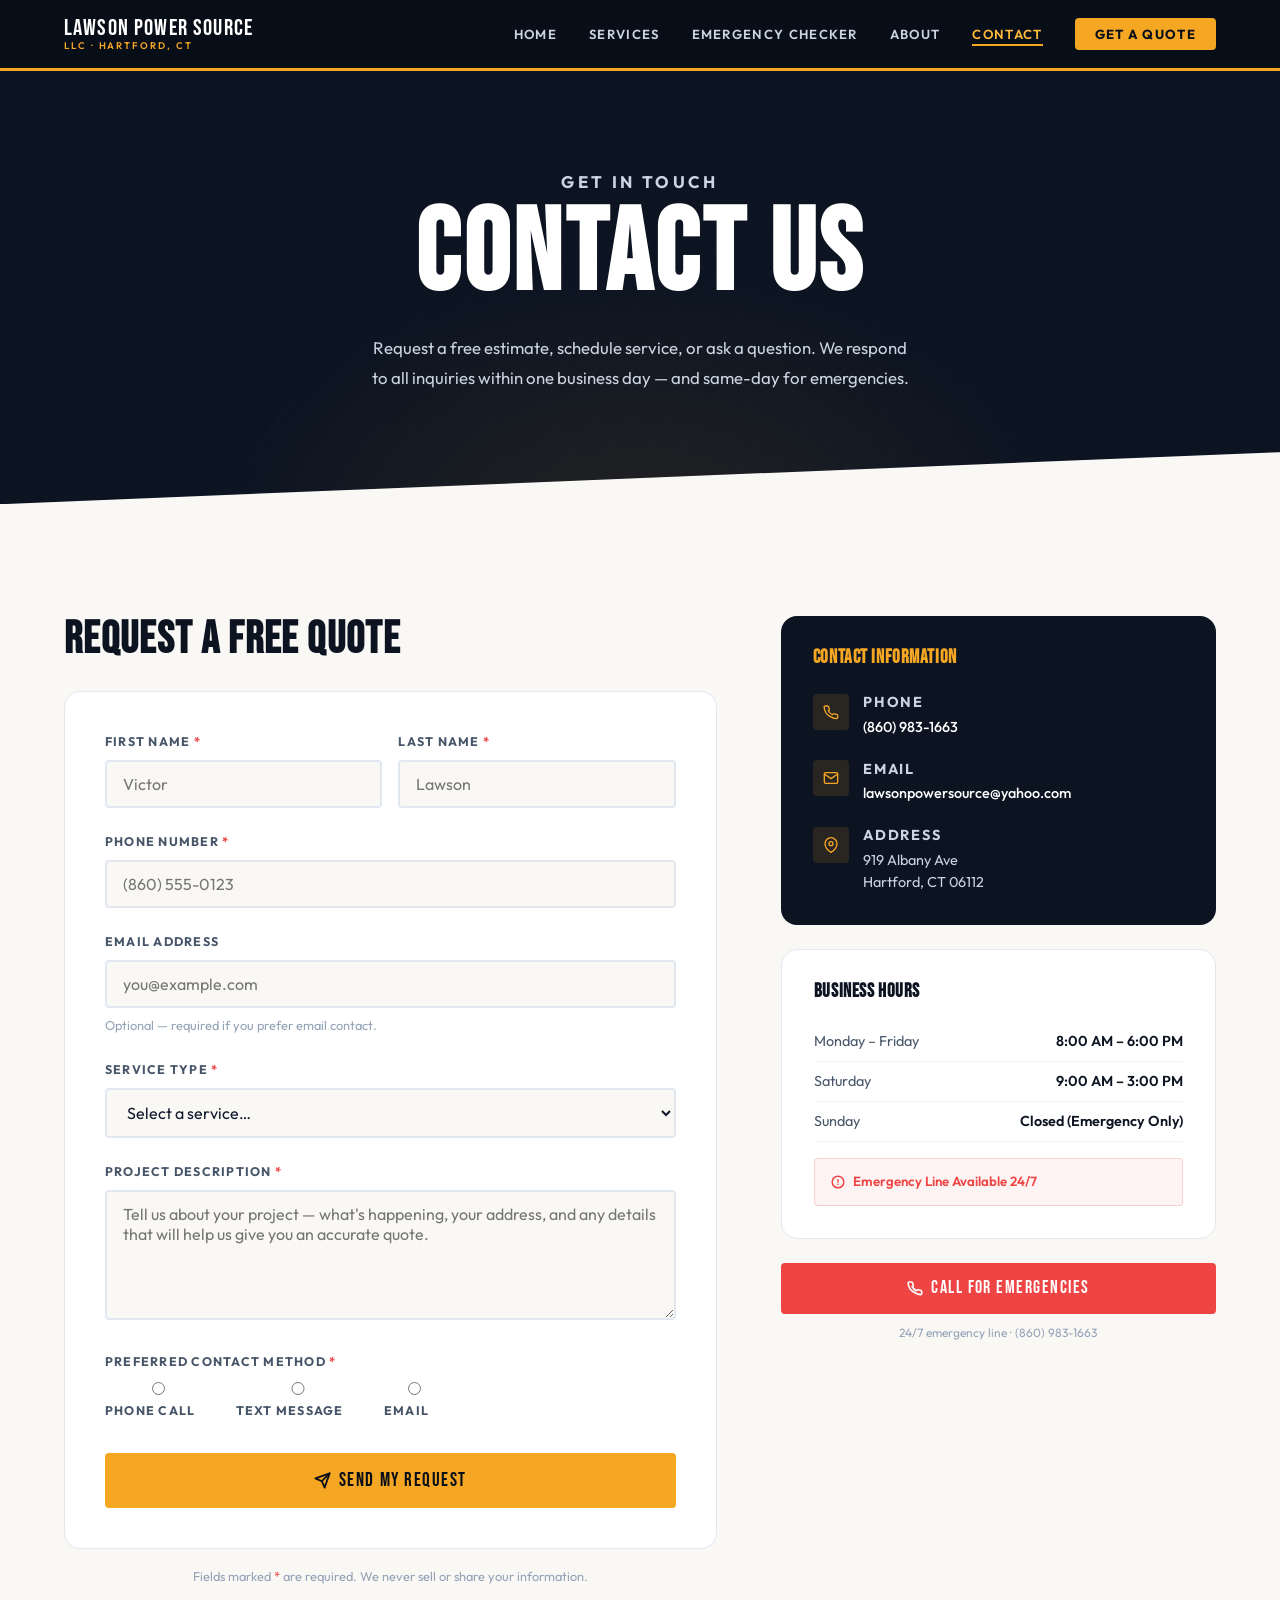
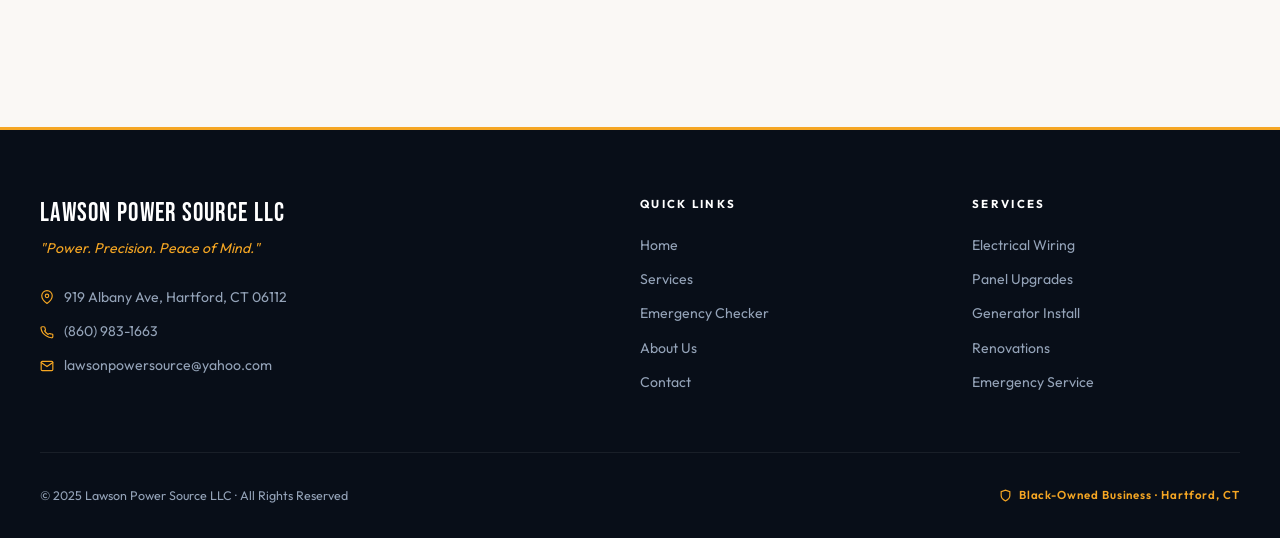
<file: contact.html>
<!DOCTYPE html>
<html lang="en">
<head>
  <meta charset="UTF-8">
  <meta name="viewport" content="width=device-width, initial-scale=1">
  <title>Contact Us — Lawson Power Source LLC · Hartford, CT</title>
  <meta name="description" content="Request a free quote or schedule service with Lawson Power Source LLC. Call (860) 983-1663 or fill out our online form. Emergency line available 24/7.">
  <meta name="theme-color" content="#0c1422">
  <link rel="preconnect" href="https://fonts.googleapis.com">
  <link rel="preconnect" href="https://fonts.gstatic.com" crossorigin>
  <link href="https://fonts.googleapis.com/css2?family=Bebas+Neue&family=Outfit:wght@300;400;500;600;700&display=swap" rel="stylesheet">
  <link rel="stylesheet" href="css/styles.css">
  <style>
    .success-message {
      display: none;
      background: rgba(34,197,94,.1);
      border: 1px solid rgba(34,197,94,.35);
      border-radius: var(--radius-md);
      padding: 1.25rem 1.5rem;
      color: #166534;
      font-weight: 500;
      margin-top: 1rem;
    }
    .success-message.is-visible { display: block; }
  </style>
</head>
<body>

  <a class="skip-nav" href="#main">Skip to main content</a>

  <!-- NAV -->
  <header>
    <nav class="nav" aria-label="Main navigation">
      <div class="nav__inner">
        <a href="index.html" class="nav__logo" aria-label="Lawson Power Source LLC — home">
          <span class="nav__logo-name">Lawson Power Source</span>
          <span class="nav__logo-sub">LLC · Hartford, CT</span>
        </a>
        <ul class="nav__links" role="list">
          <li><a href="index.html">Home</a></li>
          <li><a href="services.html">Services</a></li>
          <li><a href="checker.html">Emergency Checker</a></li>
          <li><a href="about.html">About</a></li>
          <li><a href="contact.html" aria-current="page">Contact</a></li>
          <li><a href="contact.html" class="nav__cta">Get a Quote</a></li>
        </ul>
        <button class="nav__hamburger" aria-label="Open menu" aria-expanded="false">
          <svg width="22" height="22" viewBox="0 0 24 24" fill="none" stroke="currentColor" stroke-width="2.2" stroke-linecap="round" aria-hidden="true">
            <line x1="3" y1="6"  x2="21" y2="6"/>
            <line x1="3" y1="12" x2="21" y2="12"/>
            <line x1="3" y1="18" x2="21" y2="18"/>
          </svg>
        </button>
      </div>
    </nav>
  </header>

  <main id="main">

    <!-- PAGE HERO -->
    <section class="page-hero" aria-labelledby="page-heading">
      <div class="page-hero__inner">
        <p class="page-hero__eyebrow">Get in Touch</p>
        <h1 id="page-heading">Contact Us</h1>
        <p>Request a free estimate, schedule service, or ask a question. We respond to all inquiries within one business day — and same-day for emergencies.</p>
      </div>
    </section>

    <!-- CONTACT LAYOUT -->
    <section class="section section--light" aria-labelledby="form-heading" style="padding-top:7rem;">
      <div class="container">
        <div class="contact-layout">

          <!-- FORM -->
          <div>
            <h2 id="form-heading" style="font-size:clamp(1.8rem,4vw,2.8rem);color:var(--navy-800);margin-bottom:1.75rem;">Request a Free Quote</h2>
            <div class="form-card">
              <form
                id="contact-form"
                action="https://formspree.io/f/YOUR_FORMSPREE_ID"
                method="POST"
                novalidate
                aria-label="Contact and quote request form"
              >
                <div class="form-group--inline">
                  <div class="form-group">
                    <label for="first-name">First Name <span aria-hidden="true" style="color:var(--red)">*</span></label>
                    <input
                      type="text"
                      id="first-name"
                      name="first_name"
                      autocomplete="given-name"
                      required
                      aria-required="true"
                      placeholder="Victor"
                    >
                  </div>
                  <div class="form-group">
                    <label for="last-name">Last Name <span aria-hidden="true" style="color:var(--red)">*</span></label>
                    <input
                      type="text"
                      id="last-name"
                      name="last_name"
                      autocomplete="family-name"
                      required
                      aria-required="true"
                      placeholder="Lawson"
                    >
                  </div>
                </div>

                <div class="form-group">
                  <label for="phone">Phone Number <span aria-hidden="true" style="color:var(--red)">*</span></label>
                  <input
                    type="tel"
                    id="phone"
                    name="phone"
                    autocomplete="tel"
                    required
                    aria-required="true"
                    placeholder="(860) 555-0123"
                  >
                </div>

                <div class="form-group">
                  <label for="email">Email Address</label>
                  <input
                    type="email"
                    id="email"
                    name="email"
                    autocomplete="email"
                    placeholder="you@example.com"
                  >
                  <p class="form-note" id="email-note">Optional — required if you prefer email contact.</p>
                </div>

                <div class="form-group">
                  <label for="service-type">Service Type <span aria-hidden="true" style="color:var(--red)">*</span></label>
                  <select
                    id="service-type"
                    name="service_type"
                    required
                    aria-required="true"
                  >
                    <option value="" disabled selected>Select a service…</option>
                    <option value="electrical-wiring">Electrical Wiring &amp; Repairs</option>
                    <option value="panel-upgrade">Panel Upgrade / Installation</option>
                    <option value="generator">Generator Installation</option>
                    <option value="renovation">Bathroom or Kitchen Renovation</option>
                    <option value="plumbing-hvac">Plumbing Rough-In / HVAC Work</option>
                    <option value="emergency">Emergency Electrical Service</option>
                    <option value="property-management">Property Management Services</option>
                    <option value="other">Other / Not Sure Yet</option>
                  </select>
                </div>

                <div class="form-group">
                  <label for="project-description">Project Description <span aria-hidden="true" style="color:var(--red)">*</span></label>
                  <textarea
                    id="project-description"
                    name="project_description"
                    required
                    aria-required="true"
                    placeholder="Tell us about your project — what's happening, your address, and any details that will help us give you an accurate quote."
                    rows="5"
                  ></textarea>
                </div>

                <div class="form-group">
                  <fieldset style="border:none;padding:0;">
                    <legend style="font-size:.78rem;font-weight:700;letter-spacing:.1em;text-transform:uppercase;color:var(--slate-600);margin-bottom:.6rem;">
                      Preferred Contact Method <span aria-hidden="true" style="color:var(--red)">*</span>
                    </legend>
                    <div class="radio-group" role="radiogroup">
                      <label class="radio-label">
                        <input type="radio" name="preferred_contact" value="call" required> Phone Call
                      </label>
                      <label class="radio-label">
                        <input type="radio" name="preferred_contact" value="text"> Text Message
                      </label>
                      <label class="radio-label">
                        <input type="radio" name="preferred_contact" value="email"> Email
                      </label>
                    </div>
                  </fieldset>
                </div>

                <!-- Honeypot spam field — hidden from users -->
                <input type="text" name="_honeypot" style="display:none;" tabindex="-1" autocomplete="off" aria-hidden="true">

                <button type="submit" class="btn btn--primary" style="width:100%;justify-content:center;font-size:1.2rem;padding:1rem;">
                  <svg width="17" height="17" viewBox="0 0 24 24" fill="none" stroke="currentColor" stroke-width="2.5" stroke-linecap="round" stroke-linejoin="round" aria-hidden="true"><line x1="22" y1="2" x2="11" y2="13"/><polygon points="22 2 15 22 11 13 2 9 22 2"/></svg>
                  Send My Request
                </button>

                <div class="success-message" id="success-msg" role="alert" aria-live="polite">
                  <strong>Thank you!</strong> We received your request and will be in touch within one business day.
                </div>
              </form>
            </div>
            <p style="font-size:.8rem;color:var(--slate-400);margin-top:1rem;text-align:center;">
              Fields marked <span style="color:var(--red)">*</span> are required. We never sell or share your information.
            </p>
          </div>

          <!-- SIDEBAR -->
          <aside>
            <div class="contact-info-card">
              <h3>Contact Information</h3>
              <div class="contact-detail">
                <div class="contact-detail__icon" aria-hidden="true">
                  <svg width="16" height="16" viewBox="0 0 24 24" fill="none" stroke="currentColor" stroke-width="2" stroke-linecap="round" stroke-linejoin="round"><path d="M22 16.92v3a2 2 0 0 1-2.18 2 19.79 19.79 0 0 1-8.63-3.07A19.5 19.5 0 0 1 4.69 13.6a19.79 19.79 0 0 1-3.07-8.67A2 2 0 0 1 3.59 3h3a2 2 0 0 1 2 1.72c.127.96.361 1.903.7 2.81a2 2 0 0 1-.45 2.11L7.91 10.09a16 16 0 0 0 6 6l.91-.91a2 2 0 0 1 2.11-.45c.907.339 1.85.573 2.81.7A2 2 0 0 1 22 17.5z"/></svg>
                </div>
                <div>
                  <p class="contact-detail__label">Phone</p>
                  <p><a href="tel:8609831663">(860) 983-1663</a></p>
                </div>
              </div>
              <div class="contact-detail">
                <div class="contact-detail__icon" aria-hidden="true">
                  <svg width="16" height="16" viewBox="0 0 24 24" fill="none" stroke="currentColor" stroke-width="2" stroke-linecap="round" stroke-linejoin="round"><path d="M4 4h16c1.1 0 2 .9 2 2v12c0 1.1-.9 2-2 2H4c-1.1 0-2-.9-2-2V6c0-1.1.9-2 2-2z"/><polyline points="22,6 12,13 2,6"/></svg>
                </div>
                <div>
                  <p class="contact-detail__label">Email</p>
                  <p><a href="mailto:lawsonpowersource@yahoo.com">lawsonpowersource@yahoo.com</a></p>
                </div>
              </div>
              <div class="contact-detail">
                <div class="contact-detail__icon" aria-hidden="true">
                  <svg width="16" height="16" viewBox="0 0 24 24" fill="none" stroke="currentColor" stroke-width="2" stroke-linecap="round" stroke-linejoin="round"><path d="M21 10c0 7-9 13-9 13s-9-6-9-13a9 9 0 0 1 18 0z"/><circle cx="12" cy="10" r="3"/></svg>
                </div>
                <div>
                  <p class="contact-detail__label">Address</p>
                  <p>919 Albany Ave<br>Hartford, CT 06112</p>
                </div>
              </div>
            </div>

            <div class="hours-card">
              <h3>Business Hours</h3>
              <div class="hours-row" role="listitem">
                <span>Monday – Friday</span>
                <span>8:00 AM – 6:00 PM</span>
              </div>
              <div class="hours-row" role="listitem">
                <span>Saturday</span>
                <span>9:00 AM – 3:00 PM</span>
              </div>
              <div class="hours-row" role="listitem">
                <span>Sunday</span>
                <span>Closed (Emergency Only)</span>
              </div>
              <div class="hours-emergency" role="note" aria-label="24/7 emergency service available">
                <svg width="14" height="14" viewBox="0 0 24 24" fill="none" stroke="currentColor" stroke-width="2.5" stroke-linecap="round" aria-hidden="true"><circle cx="12" cy="12" r="10"/><line x1="12" y1="8" x2="12" y2="12"/><line x1="12" y1="16" x2="12.01" y2="16"/></svg>
                Emergency Line Available 24/7
              </div>
            </div>

            <div style="margin-top:1.5rem;">
              <a href="tel:8609831663" class="btn btn--emergency" style="width:100%;justify-content:center;">
                <svg width="16" height="16" viewBox="0 0 24 24" fill="none" stroke="currentColor" stroke-width="2.5" stroke-linecap="round" aria-hidden="true"><path d="M22 16.92v3a2 2 0 0 1-2.18 2 19.79 19.79 0 0 1-8.63-3.07A19.5 19.5 0 0 1 4.69 13.6a19.79 19.79 0 0 1-3.07-8.67A2 2 0 0 1 3.59 3h3a2 2 0 0 1 2 1.72c.127.96.361 1.903.7 2.81a2 2 0 0 1-.45 2.11L7.91 10.09a16 16 0 0 0 6 6l.91-.91a2 2 0 0 1 2.11-.45c.907.339 1.85.573 2.81.7A2 2 0 0 1 22 17.5z"/></svg>
                Call for Emergencies
              </a>
              <p style="font-size:.75rem;text-align:center;color:var(--slate-400);margin-top:.5rem;">24/7 emergency line · (860) 983-1663</p>
            </div>

            <!-- MAP -->
            <div aria-label="Map placeholder for 919 Albany Ave, Hartford CT 06112">
              <!--
                GOOGLE MAPS EMBED — replace the src below with your embed URL:
                Maps > Share > Embed a map > copy src from the iframe tag
              -->
              <iframe
                class="map-embed"
                title="Lawson Power Source LLC location — 919 Albany Ave, Hartford CT"
                src="https://www.google.com/maps/embed?pb=!1m18!1m12!1m3!1d2981.5!2d-72.699!3d41.783!2m3!1f0!2f0!3f0!3m2!1i1024!2i768!4f13.1!3m3!1m2!1s0x89e653a2b7e3f7c5%3A0x0!2s919+Albany+Ave%2C+Hartford%2C+CT+06112!5e0!3m2!1sen!2sus!4v1700000000000"
                loading="lazy"
                referrerpolicy="no-referrer-when-downgrade"
                aria-label="Map showing Lawson Power Source LLC at 919 Albany Ave, Hartford CT"
              ></iframe>
            </div>
          </aside>

        </div>
      </div>
    </section>

  </main>

  <!-- FOOTER -->
  <footer class="footer">
    <div class="footer__grid">
      <div>
        <span class="footer__logo-name">Lawson Power Source LLC</span>
        <p class="footer__tagline">"Power. Precision. Peace of Mind."</p>
        <p class="footer__contact-line">
          <svg width="14" height="14" viewBox="0 0 24 24" fill="none" stroke="currentColor" stroke-width="2" stroke-linecap="round" aria-hidden="true"><path d="M21 10c0 7-9 13-9 13s-9-6-9-13a9 9 0 0 1 18 0z"/><circle cx="12" cy="10" r="3"/></svg>
          919 Albany Ave, Hartford, CT 06112
        </p>
        <p class="footer__contact-line">
          <svg width="14" height="14" viewBox="0 0 24 24" fill="none" stroke="currentColor" stroke-width="2" stroke-linecap="round" aria-hidden="true"><path d="M22 16.92v3a2 2 0 0 1-2.18 2 19.79 19.79 0 0 1-8.63-3.07A19.5 19.5 0 0 1 4.69 13.6a19.79 19.79 0 0 1-3.07-8.67A2 2 0 0 1 3.59 3h3a2 2 0 0 1 2 1.72 12.84 12.84 0 0 0 .7 2.81 2 2 0 0 1-.45 2.11L7.91 10.09a16 16 0 0 0 6 6l.91-.91a2 2 0 0 1 2.11-.45 12.84 12.84 0 0 0 2.81.7A2 2 0 0 1 22 17.5z"/></svg>
          <a href="tel:8609831663">(860) 983-1663</a>
        </p>
        <p class="footer__contact-line">
          <svg width="14" height="14" viewBox="0 0 24 24" fill="none" stroke="currentColor" stroke-width="2" stroke-linecap="round" aria-hidden="true"><path d="M4 4h16c1.1 0 2 .9 2 2v12c0 1.1-.9 2-2 2H4c-1.1 0-2-.9-2-2V6c0-1.1.9-2 2-2z"/><polyline points="22,6 12,13 2,6"/></svg>
          <a href="mailto:lawsonpowersource@yahoo.com">lawsonpowersource@yahoo.com</a>
        </p>
      </div>
      <div>
        <p class="footer__col-heading">Quick Links</p>
        <ul class="footer__nav-list" role="list">
          <li><a href="index.html">Home</a></li>
          <li><a href="services.html">Services</a></li>
          <li><a href="checker.html">Emergency Checker</a></li>
          <li><a href="about.html">About Us</a></li>
          <li><a href="contact.html">Contact</a></li>
        </ul>
      </div>
      <div>
        <p class="footer__col-heading">Services</p>
        <ul class="footer__nav-list" role="list">
          <li><a href="services.html">Electrical Wiring</a></li>
          <li><a href="services.html">Panel Upgrades</a></li>
          <li><a href="services.html">Generator Install</a></li>
          <li><a href="services.html">Renovations</a></li>
          <li><a href="services.html">Emergency Service</a></li>
        </ul>
      </div>
    </div>
    <div class="footer__bottom">
      <p>&copy; 2025 Lawson Power Source LLC · All Rights Reserved</p>
      <p class="footer__biz-label">
        <svg width="13" height="13" viewBox="0 0 24 24" fill="none" stroke="currentColor" stroke-width="2.2" stroke-linecap="round" aria-hidden="true"><path d="M12 22s8-4 8-10V5l-8-3-8 3v7c0 6 8 10 8 10z"/></svg>
        Black-Owned Business · Hartford, CT
      </p>
    </div>
  </footer>

  <script src="js/main.js"></script>
  <script>
    // Formspree AJAX submission for better UX
    const form = document.getElementById('contact-form');
    const successMsg = document.getElementById('success-msg');

    if (form) {
      form.addEventListener('submit', async (e) => {
        const action = form.getAttribute('action');
        // Only intercept if Formspree ID has been set
        if (!action || action.includes('YOUR_FORMSPREE_ID')) return;

        e.preventDefault();
        const submitBtn = form.querySelector('[type="submit"]');
        const originalText = submitBtn.innerHTML;

        submitBtn.disabled = true;
        submitBtn.textContent = 'Sending…';

        try {
          const res = await fetch(action, {
            method: 'POST',
            body: new FormData(form),
            headers: { Accept: 'application/json' },
          });

          if (res.ok) {
            form.reset();
            successMsg.classList.add('is-visible');
            successMsg.scrollIntoView({ behavior: 'smooth', block: 'nearest' });
          } else {
            submitBtn.innerHTML = originalText;
            submitBtn.disabled = false;
            alert('Something went wrong. Please call us at (860) 983-1663.');
          }
        } catch {
          submitBtn.innerHTML = originalText;
          submitBtn.disabled = false;
          alert('Something went wrong. Please call us at (860) 983-1663.');
        }
      });
    }
  </script>
</body>
</html>
</file>
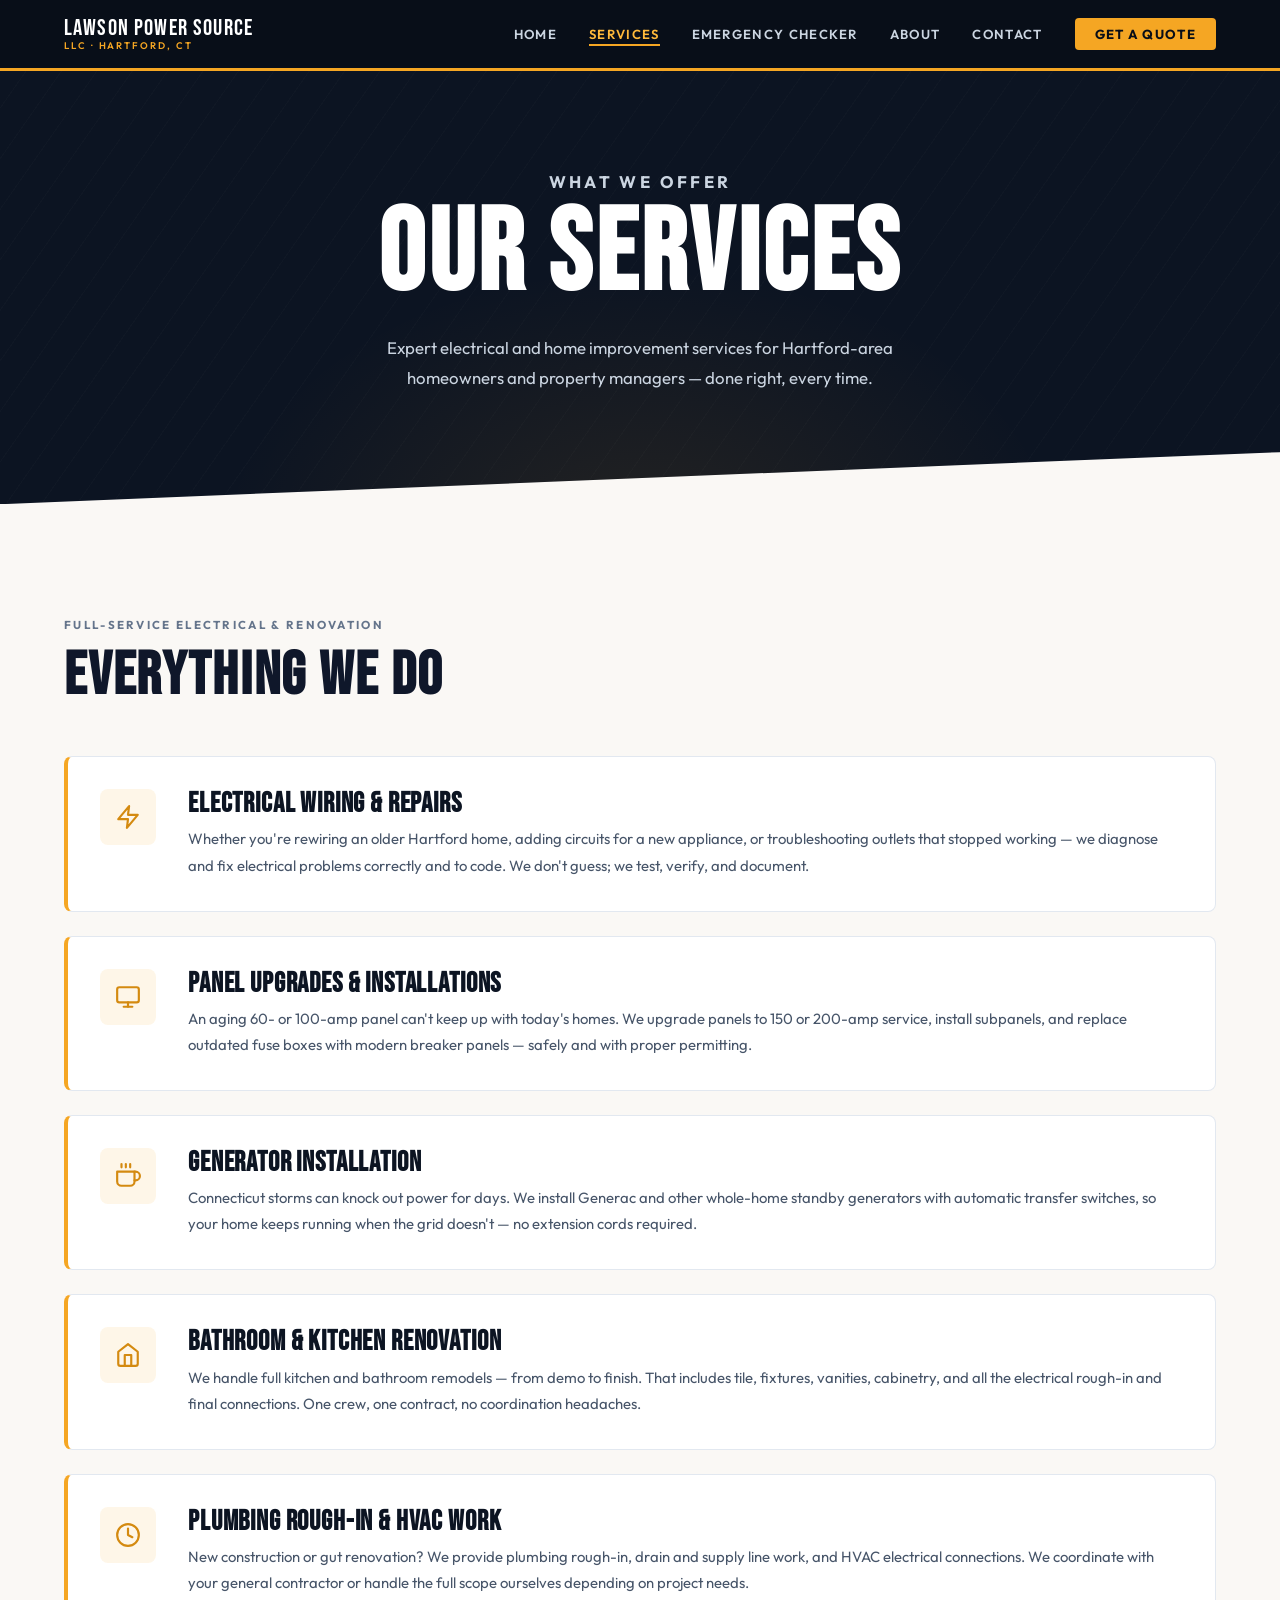
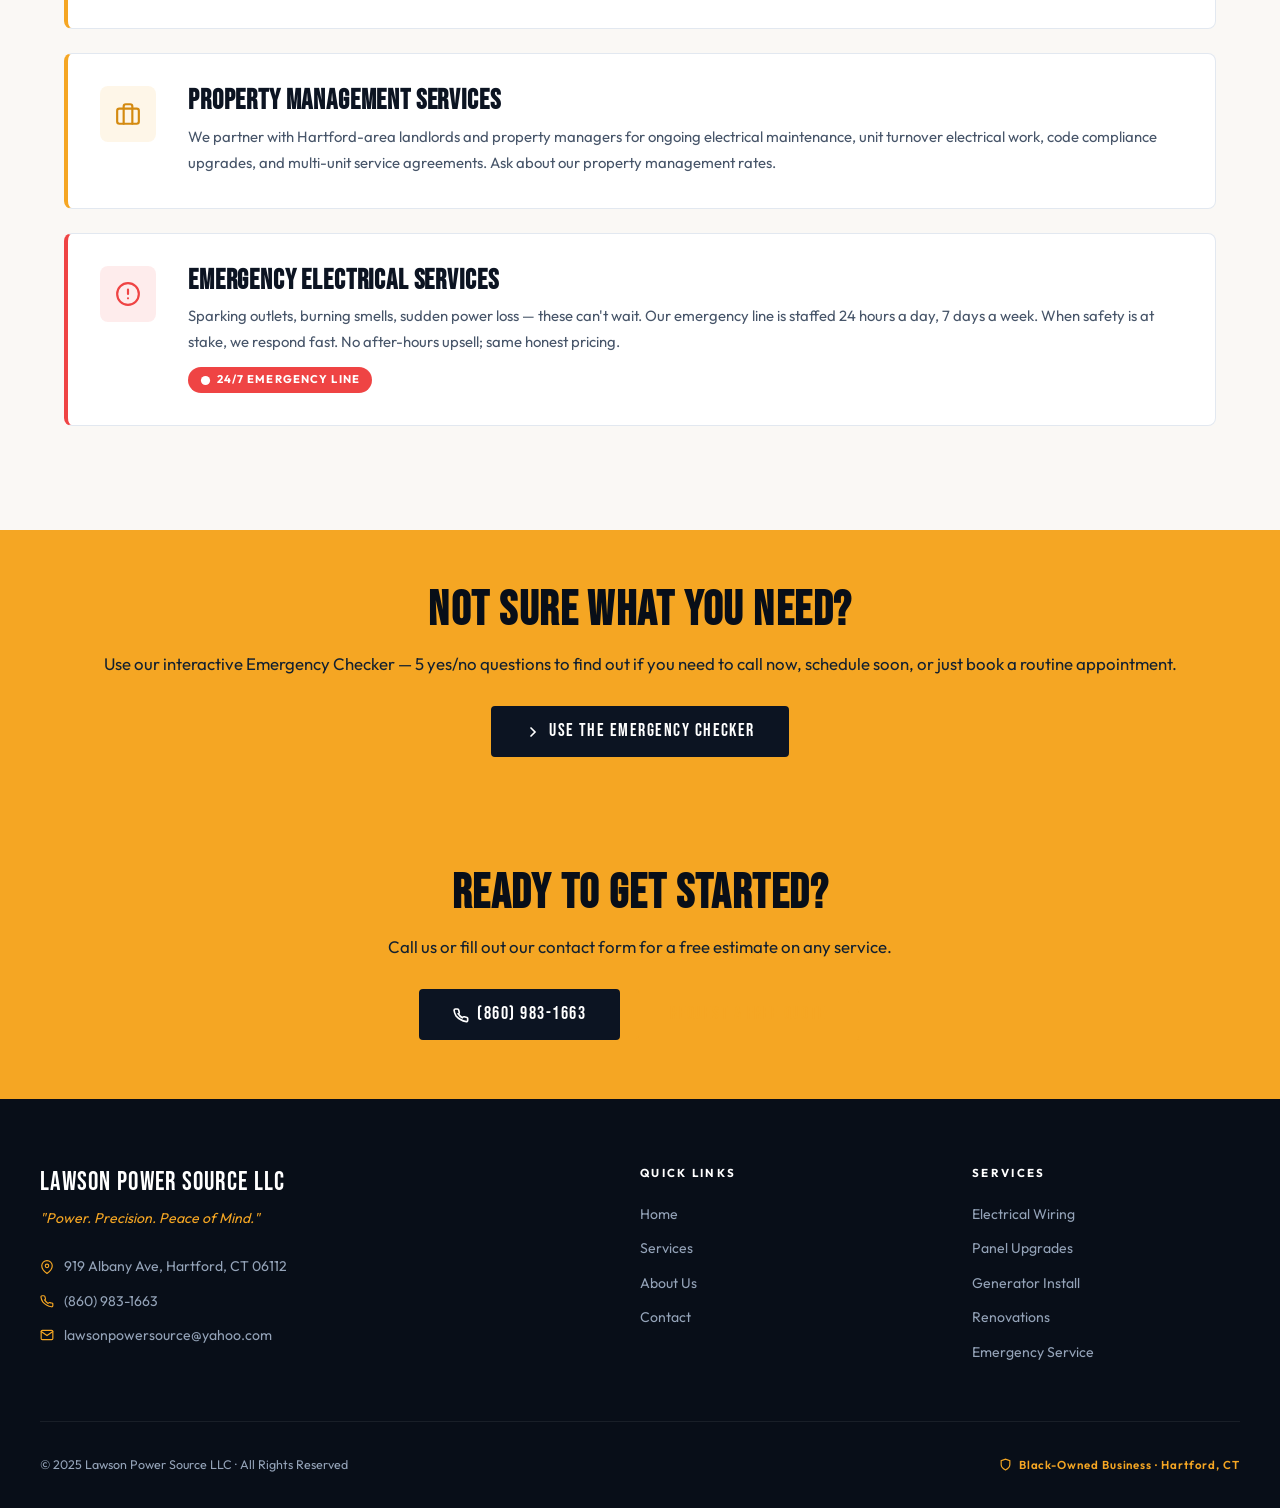
<file: services.html>
<!DOCTYPE html>
<html lang="en">
<head>
  <meta charset="UTF-8">
  <meta name="viewport" content="width=device-width, initial-scale=1">
  <title>Services — Lawson Power Source LLC · Hartford, CT Electrician</title>
  <meta name="description" content="Electrical wiring, panel upgrades, generator installation, renovations, plumbing rough-in, emergency service, and property management. Hartford, CT.">
  <meta name="theme-color" content="#0c1422">
  <link rel="preconnect" href="https://fonts.googleapis.com">
  <link rel="preconnect" href="https://fonts.gstatic.com" crossorigin>
  <link href="https://fonts.googleapis.com/css2?family=Bebas+Neue&family=Outfit:wght@300;400;500;600;700&display=swap" rel="stylesheet">
  <link rel="stylesheet" href="css/styles.css">
</head>
<body>

  <a class="skip-nav" href="#main">Skip to main content</a>

  <!-- NAV -->
  <header>
    <nav class="nav" aria-label="Main navigation">
      <div class="nav__inner">
        <a href="index.html" class="nav__logo" aria-label="Lawson Power Source LLC — home">
          <span class="nav__logo-name">Lawson Power Source</span>
          <span class="nav__logo-sub">LLC · Hartford, CT</span>
        </a>
        <ul class="nav__links" role="list">
          <li><a href="index.html">Home</a></li>
          <li><a href="services.html" aria-current="page">Services</a></li>
          <li><a href="checker.html">Emergency Checker</a></li>
          <li><a href="about.html">About</a></li>
          <li><a href="contact.html">Contact</a></li>
          <li><a href="contact.html" class="nav__cta">Get a Quote</a></li>
        </ul>
        <button class="nav__hamburger" aria-label="Open menu" aria-expanded="false">
          <svg width="22" height="22" viewBox="0 0 24 24" fill="none" stroke="currentColor" stroke-width="2.2" stroke-linecap="round" aria-hidden="true">
            <line x1="3" y1="6"  x2="21" y2="6"/>
            <line x1="3" y1="12" x2="21" y2="12"/>
            <line x1="3" y1="18" x2="21" y2="18"/>
          </svg>
        </button>
      </div>
    </nav>
  </header>

  <main id="main">

    <!-- PAGE HERO -->
    <section class="page-hero" aria-labelledby="page-heading">
      <div class="page-hero__inner">
        <p class="page-hero__eyebrow">What We Offer</p>
        <h1 id="page-heading">Our Services</h1>
        <p>Expert electrical and home improvement services for Hartford-area homeowners and property managers — done right, every time.</p>
      </div>
    </section>

    <!-- SERVICES DETAIL -->
    <section class="section section--light" aria-labelledby="services-detail-heading" style="padding-top:6rem;">
      <div class="container">
        <div class="section-heading">
          <p class="section-heading__eyebrow">Full-Service Electrical &amp; Renovation</p>
          <h2 id="services-detail-heading">Everything We Do</h2>
        </div>

        <article class="service-detail anim">
          <div class="service-detail__icon" aria-hidden="true">
            <svg width="26" height="26" viewBox="0 0 24 24" fill="none" stroke="currentColor" stroke-width="2" stroke-linecap="round" stroke-linejoin="round"><polygon points="13 2 3 14 12 14 11 22 21 10 12 10 13 2"/></svg>
          </div>
          <div>
            <h3>Electrical Wiring &amp; Repairs</h3>
            <p>Whether you're rewiring an older Hartford home, adding circuits for a new appliance, or troubleshooting outlets that stopped working — we diagnose and fix electrical problems correctly and to code. We don't guess; we test, verify, and document.</p>
          </div>
        </article>

        <article class="service-detail anim" data-delay="1">
          <div class="service-detail__icon" aria-hidden="true">
            <svg width="26" height="26" viewBox="0 0 24 24" fill="none" stroke="currentColor" stroke-width="2" stroke-linecap="round" stroke-linejoin="round"><rect x="2" y="3" width="20" height="14" rx="2"/><line x1="8" y1="21" x2="16" y2="21"/><line x1="12" y1="17" x2="12" y2="21"/></svg>
          </div>
          <div>
            <h3>Panel Upgrades &amp; Installations</h3>
            <p>An aging 60- or 100-amp panel can't keep up with today's homes. We upgrade panels to 150 or 200-amp service, install subpanels, and replace outdated fuse boxes with modern breaker panels — safely and with proper permitting.</p>
          </div>
        </article>

        <article class="service-detail anim" data-delay="2">
          <div class="service-detail__icon" aria-hidden="true">
            <svg width="26" height="26" viewBox="0 0 24 24" fill="none" stroke="currentColor" stroke-width="2" stroke-linecap="round" stroke-linejoin="round"><path d="M18 8h1a4 4 0 0 1 0 8h-1"/><path d="M2 8h16v9a4 4 0 0 1-4 4H6a4 4 0 0 1-4-4V8z"/><line x1="6" y1="1" x2="6" y2="4"/><line x1="10" y1="1" x2="10" y2="4"/><line x1="14" y1="1" x2="14" y2="4"/></svg>
          </div>
          <div>
            <h3>Generator Installation</h3>
            <p>Connecticut storms can knock out power for days. We install Generac and other whole-home standby generators with automatic transfer switches, so your home keeps running when the grid doesn't — no extension cords required.</p>
          </div>
        </article>

        <article class="service-detail anim" data-delay="3">
          <div class="service-detail__icon" aria-hidden="true">
            <svg width="26" height="26" viewBox="0 0 24 24" fill="none" stroke="currentColor" stroke-width="2" stroke-linecap="round" stroke-linejoin="round"><path d="M3 9l9-7 9 7v11a2 2 0 0 1-2 2H5a2 2 0 0 1-2-2z"/><polyline points="9 22 9 12 15 12 15 22"/></svg>
          </div>
          <div>
            <h3>Bathroom &amp; Kitchen Renovation</h3>
            <p>We handle full kitchen and bathroom remodels — from demo to finish. That includes tile, fixtures, vanities, cabinetry, and all the electrical rough-in and final connections. One crew, one contract, no coordination headaches.</p>
          </div>
        </article>

        <article class="service-detail anim" data-delay="4">
          <div class="service-detail__icon" aria-hidden="true">
            <svg width="26" height="26" viewBox="0 0 24 24" fill="none" stroke="currentColor" stroke-width="2" stroke-linecap="round" stroke-linejoin="round"><path d="M12 2C6.5 2 2 6.5 2 12s4.5 10 10 10 10-4.5 10-10S17.5 2 12 2z"/><path d="M12 6v6l4 2"/></svg>
          </div>
          <div>
            <h3>Plumbing Rough-In &amp; HVAC Work</h3>
            <p>New construction or gut renovation? We provide plumbing rough-in, drain and supply line work, and HVAC electrical connections. We coordinate with your general contractor or handle the full scope ourselves depending on project needs.</p>
          </div>
        </article>

        <article class="service-detail anim" data-delay="5">
          <div class="service-detail__icon" aria-hidden="true">
            <svg width="26" height="26" viewBox="0 0 24 24" fill="none" stroke="currentColor" stroke-width="2" stroke-linecap="round" stroke-linejoin="round"><rect x="2" y="7" width="20" height="14" rx="2"/><path d="M16 21V5a2 2 0 0 0-2-2h-4a2 2 0 0 0-2 2v16"/></svg>
          </div>
          <div>
            <h3>Property Management Services</h3>
            <p>We partner with Hartford-area landlords and property managers for ongoing electrical maintenance, unit turnover electrical work, code compliance upgrades, and multi-unit service agreements. Ask about our property management rates.</p>
          </div>
        </article>

        <article class="service-detail service-detail--emergency anim" data-delay="6">
          <div class="service-detail__icon" aria-hidden="true">
            <svg width="26" height="26" viewBox="0 0 24 24" fill="none" stroke="currentColor" stroke-width="2" stroke-linecap="round" stroke-linejoin="round"><circle cx="12" cy="12" r="10"/><line x1="12" y1="8" x2="12" y2="12"/><line x1="12" y1="16" x2="12.01" y2="16"/></svg>
          </div>
          <div>
            <h3>Emergency Electrical Services</h3>
            <p>Sparking outlets, burning smells, sudden power loss — these can't wait. Our emergency line is staffed 24 hours a day, 7 days a week. When safety is at stake, we respond fast. No after-hours upsell; same honest pricing.</p>
            <span class="emergency-badge">
              <svg width="11" height="11" viewBox="0 0 24 24" fill="currentColor" aria-hidden="true"><circle cx="12" cy="12" r="10"/></svg>
              24/7 Emergency Line
            </span>
          </div>
        </article>

      </div>
    </section>

    <!-- CTA BANNER -->
    <div class="cta-banner">
      <div class="container">
        <h2>Not Sure What You Need?</h2>
        <p>Use our interactive Emergency Checker — 5 yes/no questions to find out if you need to call now, schedule soon, or just book a routine appointment.</p>
        <a href="checker.html" class="btn btn--dark">
          <svg width="16" height="16" viewBox="0 0 24 24" fill="none" stroke="currentColor" stroke-width="2.5" stroke-linecap="round" aria-hidden="true"><polyline points="9 18 15 12 9 6"/></svg>
          Use the Emergency Checker
        </a>
      </div>
    </div>

    <!-- BOTTOM CTA -->
    <section class="cta-banner">
      <div class="container">
        <h2>Ready to Get Started?</h2>
        <p>Call us or fill out our contact form for a free estimate on any service.</p>
        <div style="display:flex;gap:1rem;justify-content:center;flex-wrap:wrap;">
          <a href="tel:8609831663" class="btn btn--dark">
            <svg width="16" height="16" viewBox="0 0 24 24" fill="none" stroke="currentColor" stroke-width="2.5" stroke-linecap="round" aria-hidden="true"><path d="M22 16.92v3a2 2 0 0 1-2.18 2 19.79 19.79 0 0 1-8.63-3.07A19.5 19.5 0 0 1 4.69 13.6a19.79 19.79 0 0 1-3.07-8.67A2 2 0 0 1 3.59 3h3a2 2 0 0 1 2 1.72c.127.96.361 1.903.7 2.81a2 2 0 0 1-.45 2.11L7.91 10.09a16 16 0 0 0 6 6l.91-.91a2 2 0 0 1 2.11-.45c.907.339 1.85.573 2.81.7A2 2 0 0 1 22 17.5z"/></svg>
            (860) 983-1663
          </a>
          <a href="contact.html" class="btn btn--outline-amber">Request a Free Quote</a>
        </div>
      </div>
    </section>

  </main>

  <!-- FOOTER -->
  <footer class="footer">
    <div class="footer__grid">
      <div>
        <span class="footer__logo-name">Lawson Power Source LLC</span>
        <p class="footer__tagline">"Power. Precision. Peace of Mind."</p>
        <p class="footer__contact-line">
          <svg width="14" height="14" viewBox="0 0 24 24" fill="none" stroke="currentColor" stroke-width="2" stroke-linecap="round" aria-hidden="true"><path d="M21 10c0 7-9 13-9 13s-9-6-9-13a9 9 0 0 1 18 0z"/><circle cx="12" cy="10" r="3"/></svg>
          919 Albany Ave, Hartford, CT 06112
        </p>
        <p class="footer__contact-line">
          <svg width="14" height="14" viewBox="0 0 24 24" fill="none" stroke="currentColor" stroke-width="2" stroke-linecap="round" aria-hidden="true"><path d="M22 16.92v3a2 2 0 0 1-2.18 2 19.79 19.79 0 0 1-8.63-3.07A19.5 19.5 0 0 1 4.69 13.6a19.79 19.79 0 0 1-3.07-8.67A2 2 0 0 1 3.59 3h3a2 2 0 0 1 2 1.72 12.84 12.84 0 0 0 .7 2.81 2 2 0 0 1-.45 2.11L7.91 10.09a16 16 0 0 0 6 6l.91-.91a2 2 0 0 1 2.11-.45 12.84 12.84 0 0 0 2.81.7A2 2 0 0 1 22 17.5z"/></svg>
          <a href="tel:8609831663">(860) 983-1663</a>
        </p>
        <p class="footer__contact-line">
          <svg width="14" height="14" viewBox="0 0 24 24" fill="none" stroke="currentColor" stroke-width="2" stroke-linecap="round" aria-hidden="true"><path d="M4 4h16c1.1 0 2 .9 2 2v12c0 1.1-.9 2-2 2H4c-1.1 0-2-.9-2-2V6c0-1.1.9-2 2-2z"/><polyline points="22,6 12,13 2,6"/></svg>
          <a href="mailto:lawsonpowersource@yahoo.com">lawsonpowersource@yahoo.com</a>
        </p>
      </div>
      <div>
        <p class="footer__col-heading">Quick Links</p>
        <ul class="footer__nav-list" role="list">
          <li><a href="index.html">Home</a></li>
          <li><a href="services.html">Services</a></li>
          <li><a href="about.html">About Us</a></li>
          <li><a href="contact.html">Contact</a></li>
        </ul>
      </div>
      <div>
        <p class="footer__col-heading">Services</p>
        <ul class="footer__nav-list" role="list">
          <li><a href="services.html">Electrical Wiring</a></li>
          <li><a href="services.html">Panel Upgrades</a></li>
          <li><a href="services.html">Generator Install</a></li>
          <li><a href="services.html">Renovations</a></li>
          <li><a href="services.html">Emergency Service</a></li>
        </ul>
      </div>
    </div>
    <div class="footer__bottom">
      <p>&copy; 2025 Lawson Power Source LLC · All Rights Reserved</p>
      <p class="footer__biz-label">
        <svg width="13" height="13" viewBox="0 0 24 24" fill="none" stroke="currentColor" stroke-width="2.2" stroke-linecap="round" aria-hidden="true"><path d="M12 22s8-4 8-10V5l-8-3-8 3v7c0 6 8 10 8 10z"/></svg>
        Black-Owned Business · Hartford, CT
      </p>
    </div>
  </footer>

  <script src="js/main.js"></script>
</body>
</html>
</file>
<file: css/styles.css>
/* ============================================================
   LAWSON POWER SOURCE LLC — Design System
   Industrial Utility × Hartford Community Warmth
   ============================================================ */

/* === TOKENS === */
:root {
  --navy-900: #080e18;
  --navy-800: #0c1422;
  --navy-700: #122030;
  --navy-600: #1a2d42;
  --navy-500: #243852;

  --amber-300: #ffd166;
  --amber-400: #ffba3b;
  --amber-500: #f5a623;
  --amber-600: #d48a10;

  --slate-100: #f1f5f9;
  --slate-200: #e2e8f0;
  --slate-300: #cbd5e1;
  --slate-400: #94a3b8;
  --slate-500: #64748b;
  --slate-600: #475569;
  --slate-700: #334155;
  --slate-900: #0f172a;

  --warm-white: #faf8f5;
  --white: #ffffff;

  --red: #ef4444;
  --orange: #f97316;
  --yellow: #eab308;
  --green: #22c55e;

  --font-display: 'Bebas Neue', sans-serif;
  --font-body: 'Outfit', sans-serif;

  --radius-sm: 4px;
  --radius-md: 8px;
  --radius-lg: 16px;

  --shadow-sm: 0 1px 3px rgba(0,0,0,.12), 0 1px 2px rgba(0,0,0,.08);
  --shadow-md: 0 4px 12px rgba(0,0,0,.15), 0 2px 4px rgba(0,0,0,.1);
  --shadow-lg: 0 10px 30px rgba(0,0,0,.2), 0 4px 12px rgba(0,0,0,.12);

  --transition: 200ms ease;
}

/* === RESET === */
*, *::before, *::after { box-sizing: border-box; margin: 0; padding: 0; }
html { scroll-behavior: smooth; -webkit-text-size-adjust: 100%; }
img, svg { display: block; max-width: 100%; }
button { font-family: inherit; }

body {
  font-family: var(--font-body);
  background: var(--warm-white);
  color: var(--slate-900);
  line-height: 1.6;
  overflow-x: hidden;
}

/* === SKIP NAV === */
.skip-nav {
  position: absolute;
  top: -100%;
  left: 1rem;
  background: var(--amber-500);
  color: var(--navy-900);
  padding: .625rem 1.25rem;
  font-weight: 700;
  font-size: .9rem;
  border-radius: 0 0 var(--radius-sm) var(--radius-sm);
  z-index: 9999;
  transition: top var(--transition);
  text-decoration: none;
}
.skip-nav:focus { top: 0; }

/* === TYPOGRAPHY === */
h1, h2, h3, h4, h5 {
  font-family: var(--font-display);
  line-height: 1.05;
  letter-spacing: .03em;
}
h1 { font-size: clamp(3.2rem, 9vw, 7.5rem); }
h2 { font-size: clamp(2rem, 5vw, 3.8rem); }
h3 { font-size: clamp(1.3rem, 3vw, 1.75rem); }
h4 { font-size: 1.2rem; }

p { line-height: 1.75; text-wrap: pretty; }

/* === LAYOUT === */
.container {
  max-width: 1200px;
  margin: 0 auto;
  padding: 0 1.5rem;
}
.section { padding: 5rem 0; }
.section--dark  { background: var(--navy-800); color: var(--white); }
.section--navy  { background: var(--navy-700); color: var(--white); }
.section--light { background: var(--warm-white); }

/* === NAVIGATION === */
.nav {
  position: sticky;
  top: 0;
  z-index: 200;
  background: var(--navy-900);
  border-bottom: 3px solid var(--amber-500);
}
.nav__inner {
  max-width: 1200px;
  margin: 0 auto;
  padding: 0 1.5rem;
  height: 4.25rem;
  display: flex;
  align-items: center;
  justify-content: space-between;
  gap: 2rem;
}
.nav__logo {
  text-decoration: none;
  display: flex;
  flex-direction: column;
  line-height: 1;
  flex-shrink: 0;
}
.nav__logo-name {
  font-family: var(--font-display);
  font-size: 1.45rem;
  color: var(--white);
  letter-spacing: .05em;
}
.nav__logo-sub {
  font-family: var(--font-body);
  font-size: .6rem;
  font-weight: 600;
  letter-spacing: .2em;
  text-transform: uppercase;
  color: var(--amber-500);
  margin-top: 1px;
}
.nav__links {
  display: flex;
  align-items: center;
  gap: 2rem;
  list-style: none;
}
.nav__links a {
  font-size: .82rem;
  font-weight: 600;
  letter-spacing: .1em;
  text-transform: uppercase;
  color: var(--slate-300);
  text-decoration: none;
  transition: color var(--transition);
  position: relative;
}
.nav__links a::after {
  content: '';
  position: absolute;
  bottom: -4px;
  left: 0;
  right: 0;
  height: 2px;
  background: var(--amber-500);
  transform: scaleX(0);
  transition: transform var(--transition);
}
.nav__links a:hover,
.nav__links a[aria-current="page"] { color: var(--amber-400); }
.nav__links a:hover::after,
.nav__links a[aria-current="page"]::after { transform: scaleX(1); }

.nav__cta {
  background: var(--amber-500);
  color: var(--navy-900) !important;
  padding: .5rem 1.25rem;
  border-radius: var(--radius-sm);
  font-weight: 700 !important;
  white-space: nowrap;
  flex-shrink: 0;
}
.nav__cta:hover { background: var(--amber-400) !important; }
.nav__cta::after { display: none !important; }

.nav__hamburger {
  display: none;
  background: transparent;
  border: 1.5px solid rgba(255,255,255,.3);
  border-radius: var(--radius-sm);
  color: var(--white);
  cursor: pointer;
  padding: .4rem .5rem;
  align-items: center;
  justify-content: center;
  transition: border-color var(--transition);
}
.nav__hamburger:hover { border-color: var(--amber-500); color: var(--amber-500); }

/* === BUTTONS === */
.btn {
  display: inline-flex;
  align-items: center;
  gap: .5rem;
  padding: .9rem 2rem;
  border-radius: var(--radius-sm);
  font-family: var(--font-display);
  font-size: 1.15rem;
  letter-spacing: .08em;
  text-decoration: none;
  cursor: pointer;
  border: 2px solid transparent;
  transition: all var(--transition);
  line-height: 1;
  white-space: nowrap;
}
.btn svg { flex-shrink: 0; }

.btn--primary {
  background: var(--amber-500);
  color: var(--navy-900);
  border-color: var(--amber-500);
}
.btn--primary:hover { background: var(--amber-400); border-color: var(--amber-400); }

.btn--outline {
  background: transparent;
  color: var(--white);
  border-color: rgba(255,255,255,.35);
}
.btn--outline:hover { border-color: var(--amber-500); color: var(--amber-500); }

.btn--outline-amber {
  background: transparent;
  color: var(--amber-500);
  border-color: var(--amber-500);
}
.btn--outline-amber:hover { background: var(--amber-500); color: var(--navy-900); }

.btn--dark {
  background: var(--navy-800);
  color: var(--white);
  border-color: var(--navy-800);
}
.btn--dark:hover { background: var(--navy-700); border-color: var(--navy-700); }

.btn--emergency {
  background: var(--red);
  color: var(--white);
  border-color: var(--red);
}
.btn--emergency:hover { background: #dc2626; border-color: #dc2626; }

/* Focus states — visible for keyboard nav */
:focus-visible {
  outline: 3px solid var(--amber-500);
  outline-offset: 3px;
}

/* === HERO (home) === */
.hero {
  background: var(--navy-800);
  color: var(--white);
  padding: 6rem 1.5rem 7rem;
  position: relative;
  overflow: hidden;
}
.hero::after {
  content: '';
  position: absolute;
  bottom: 0; left: 0; right: 0;
  height: 80px;
  background: var(--amber-500);
  clip-path: polygon(0 100%, 100% 0, 100% 100%);
}
.hero__bg-pattern {
  position: absolute;
  inset: 0;
  background-image:
    repeating-linear-gradient(
      -55deg,
      transparent,
      transparent 28px,
      rgba(255,255,255,.018) 28px,
      rgba(255,255,255,.018) 29px
    );
  pointer-events: none;
}
.hero__glow {
  position: absolute;
  width: 700px;
  height: 700px;
  background: radial-gradient(circle, rgba(245,166,35,.12) 0%, transparent 70%);
  top: -200px;
  right: -100px;
  pointer-events: none;
}
.hero__container {
  max-width: 1200px;
  margin: 0 auto;
  position: relative;
  z-index: 1;
}
.hero__eyebrow {
  display: flex;
  align-items: center;
  gap: .75rem;
  font-family: var(--font-body);
  font-size: .75rem;
  font-weight: 700;
  letter-spacing: .2em;
  text-transform: uppercase;
  color: var(--amber-500);
  margin-bottom: 1rem;
}
.hero__eyebrow-line {
  width: 2rem;
  height: 2px;
  background: var(--amber-500);
  flex-shrink: 0;
}
.hero h1 {
  color: var(--white);
  max-width: 860px;
  line-height: 1;
}
.hero h1 em {
  color: var(--amber-500);
  font-style: normal;
}
.hero__sub {
  font-size: 1.1rem;
  color: var(--slate-300);
  max-width: 480px;
  margin: 1.5rem 0 2.75rem;
  line-height: 1.75;
}
.hero__actions {
  display: flex;
  gap: 1rem;
  flex-wrap: wrap;
}
.hero__badge {
  position: absolute;
  right: 1.5rem;
  bottom: 5rem;
  width: 130px;
  height: 130px;
  background: var(--amber-500);
  border-radius: 50%;
  display: flex;
  flex-direction: column;
  align-items: center;
  justify-content: center;
  text-align: center;
  color: var(--navy-900);
  font-family: var(--font-display);
  line-height: 1.1;
  padding: 1rem;
}
.hero__badge-num  { font-size: 2.8rem; }
.hero__badge-text { font-size: .7rem; letter-spacing: .05em; }

/* === TRUST BAR === */
.trust-bar {
  background: var(--amber-500);
  padding: 2.25rem 1.5rem;
  position: relative;
  z-index: 1;
}
.trust-bar__grid {
  max-width: 1200px;
  margin: 0 auto;
  display: grid;
  grid-template-columns: repeat(3, 1fr);
  gap: 1.5rem;
}
.trust-item {
  display: flex;
  align-items: center;
  gap: 1rem;
}
.trust-item__icon {
  width: 2.75rem;
  height: 2.75rem;
  background: var(--navy-800);
  color: var(--amber-500);
  border-radius: 50%;
  display: flex;
  align-items: center;
  justify-content: center;
  flex-shrink: 0;
}
.trust-item__label {
  font-family: var(--font-display);
  font-size: 1.05rem;
  color: var(--navy-900);
  letter-spacing: .03em;
  display: block;
}
.trust-item__sub {
  font-size: .75rem;
  color: var(--navy-700);
  font-weight: 500;
}

/* === SECTION HEADING === */
.section-heading { margin-bottom: 3rem; }
.section-heading--center { text-align: center; }
.section-heading__eyebrow {
  font-family: var(--font-body);
  font-size: .72rem;
  font-weight: 700;
  letter-spacing: .2em;
  text-transform: uppercase;
  color: var(--amber-500);
  margin-bottom: .6rem;
}
.section-heading h2 { color: inherit; }
.section-heading p {
  margin-top: .9rem;
  color: var(--slate-500);
  max-width: 540px;
}
.section-heading--center p { margin-left: auto; margin-right: auto; }
.section--dark .section-heading p,
.section--navy .section-heading p { color: var(--slate-400); }

/* === SERVICE CARDS === */
.services-grid {
  display: grid;
  grid-template-columns: repeat(auto-fit, minmax(310px, 1fr));
  gap: 1.5rem;
}
.service-card {
  background: var(--white);
  border: 1px solid var(--slate-200);
  border-radius: var(--radius-md);
  padding: 2rem;
  cursor: default;
  position: relative;
  overflow: hidden;
  transition: box-shadow var(--transition), transform var(--transition);
}
.service-card::before {
  content: '';
  position: absolute;
  left: 0; top: 0; bottom: 0;
  width: 4px;
  background: var(--amber-500);
  transform: scaleY(0);
  transform-origin: bottom;
  transition: transform var(--transition);
}
.service-card:hover { box-shadow: var(--shadow-lg); transform: translateY(-2px); }
.service-card:hover::before { transform: scaleY(1); }
.service-card--dark {
  background: var(--navy-700);
  border-color: rgba(255,255,255,.07);
}
.service-card--dark h3 { color: var(--white); }
.service-card--dark p { color: var(--slate-400); }

.service-card__icon {
  width: 3rem;
  height: 3rem;
  background: rgba(245,166,35,.12);
  color: var(--amber-500);
  border-radius: var(--radius-md);
  display: flex;
  align-items: center;
  justify-content: center;
  margin-bottom: 1.25rem;
}
.service-card h3 {
  font-size: 1.3rem;
  color: var(--navy-800);
  margin-bottom: .5rem;
}
.service-card p { font-size: .9rem; color: var(--slate-600); }

/* Full-detail services (services page) */
.service-detail {
  display: grid;
  grid-template-columns: auto 1fr;
  gap: 1.5rem 2rem;
  align-items: start;
  background: var(--white);
  border: 1px solid var(--slate-200);
  border-left: 4px solid var(--amber-500);
  border-radius: var(--radius-md);
  padding: 2rem;
  margin-bottom: 1.5rem;
}
.service-detail__icon {
  width: 3.5rem;
  height: 3.5rem;
  background: rgba(245,166,35,.1);
  color: var(--amber-600);
  border-radius: var(--radius-md);
  display: flex;
  align-items: center;
  justify-content: center;
  flex-shrink: 0;
}
.service-detail h3 { color: var(--navy-800); margin-bottom: .5rem; }
.service-detail p { font-size: .93rem; color: var(--slate-600); }
.service-detail--emergency { border-left-color: var(--red); }
.service-detail--emergency .service-detail__icon { background: rgba(239,68,68,.1); color: var(--red); }
.emergency-badge {
  display: inline-flex;
  align-items: center;
  gap: .35rem;
  background: var(--red);
  color: var(--white);
  font-size: .7rem;
  font-weight: 700;
  letter-spacing: .1em;
  text-transform: uppercase;
  padding: .25rem .75rem;
  border-radius: 100px;
  margin-top: .75rem;
}

/* === ABOUT TEASER === */
.about-teaser {
  display: grid;
  grid-template-columns: 1fr 1fr;
  gap: 4rem;
  align-items: center;
}
.photo-placeholder {
  aspect-ratio: 4/3;
  background: var(--navy-700);
  border-radius: var(--radius-lg);
  display: flex;
  flex-direction: column;
  align-items: center;
  justify-content: center;
  gap: .75rem;
  color: var(--slate-500);
  font-size: .85rem;
  position: relative;
  overflow: hidden;
  border: 2px dashed rgba(245,166,35,.25);
}
.photo-placeholder__label {
  font-size: .75rem;
  font-weight: 600;
  letter-spacing: .12em;
  text-transform: uppercase;
  color: var(--amber-500);
}
.photo-placeholder svg { opacity: .4; }

/* === REVIEW CARDS === */
.reviews-grid {
  display: grid;
  grid-template-columns: repeat(auto-fit, minmax(290px, 1fr));
  gap: 1.5rem;
}
.review-card {
  background: var(--navy-700);
  border: 1px solid rgba(255,255,255,.07);
  border-radius: var(--radius-md);
  padding: 1.75rem;
}
.review-card__stars {
  display: flex;
  gap: 2px;
  color: var(--amber-400);
  margin-bottom: 1rem;
}
.review-card__text {
  font-size: .93rem;
  color: var(--slate-300);
  line-height: 1.75;
  margin-bottom: 1.25rem;
  font-style: italic;
}
.review-card__author { font-weight: 700; color: var(--white); font-size: .88rem; }
.review-card__author span { display: block; color: var(--slate-400); font-weight: 400; font-size: .8rem; }

/* === EMERGENCY CALLOUT (home) === */
.emergency-callout {
  background: var(--navy-800);
  border: 2px solid rgba(239,68,68,.35);
  border-radius: var(--radius-lg);
  padding: 3rem;
  display: grid;
  grid-template-columns: 1fr auto;
  gap: 2rem;
  align-items: center;
}
.emergency-callout__icon {
  width: 3.5rem;
  height: 3.5rem;
  background: rgba(239,68,68,.15);
  color: var(--red);
  border-radius: 50%;
  display: flex;
  align-items: center;
  justify-content: center;
  margin-bottom: 1rem;
}
.emergency-callout h2 { color: var(--white); font-size: clamp(1.5rem, 3vw, 2.5rem); }
.emergency-callout p { color: var(--slate-400); margin-top: .5rem; }

/* === EMERGENCY CHECKER WIDGET === */
.checker-wrapper {
  max-width: 720px;
  margin: 0 auto;
  background: var(--navy-800);
  border: 1px solid rgba(255,255,255,.08);
  border-radius: var(--radius-lg);
  overflow: hidden;
}
.checker-header {
  background: var(--navy-900);
  padding: 1.5rem 2rem;
  display: flex;
  align-items: center;
  gap: 1rem;
  border-bottom: 1px solid rgba(255,255,255,.06);
}
.checker-header__icon {
  width: 2.5rem;
  height: 2.5rem;
  background: rgba(239,68,68,.15);
  color: var(--red);
  border-radius: var(--radius-sm);
  display: flex;
  align-items: center;
  justify-content: center;
  flex-shrink: 0;
}
.checker-header__title {
  font-family: var(--font-display);
  font-size: 1.25rem;
  color: var(--white);
  letter-spacing: .04em;
}
.checker-header__sub { font-size: .8rem; color: var(--slate-400); }
.checker-body { padding: 2rem; }

.checker-progress {
  display: flex;
  gap: 4px;
  margin-bottom: 2rem;
}
.checker-progress__step {
  height: 4px;
  flex: 1;
  background: rgba(255,255,255,.12);
  border-radius: 2px;
  transition: background .3s;
}
.checker-progress__step.is-done    { background: var(--amber-600); }
.checker-progress__step.is-active  { background: var(--amber-500); }

.checker-question {
  font-family: var(--font-display);
  font-size: clamp(1.5rem, 4vw, 2.2rem);
  color: var(--white);
  line-height: 1.1;
  margin-bottom: .75rem;
}
.checker-context {
  font-size: .88rem;
  color: var(--slate-400);
  margin-bottom: 2rem;
}
.checker-btns {
  display: grid;
  grid-template-columns: 1fr 1fr;
  gap: .75rem;
}
.checker-btn {
  padding: 1rem;
  border: 2px solid rgba(255,255,255,.18);
  background: transparent;
  color: var(--white);
  border-radius: var(--radius-md);
  font-family: var(--font-display);
  font-size: 1.4rem;
  letter-spacing: .08em;
  cursor: pointer;
  transition: all var(--transition);
}
.checker-btn:hover { border-color: var(--amber-500); color: var(--amber-500); }
.checker-btn--yes {
  background: rgba(239,68,68,.08);
  border-color: rgba(239,68,68,.3);
}
.checker-btn--yes:hover {
  background: var(--red);
  border-color: var(--red);
  color: var(--white);
}
.checker-btn--no:hover {
  background: rgba(255,255,255,.06);
  border-color: var(--slate-400);
  color: var(--slate-300);
}

/* Result card */
.checker-result { text-align: center; padding: .5rem 0 1.5rem; }
.result-badge {
  display: inline-flex;
  align-items: center;
  gap: .4rem;
  padding: .4rem 1.1rem;
  border-radius: 100px;
  font-family: var(--font-body);
  font-size: .72rem;
  font-weight: 700;
  letter-spacing: .12em;
  text-transform: uppercase;
  margin-bottom: 1.25rem;
}
.result-badge--emergency  { background: var(--red);    color: var(--white); }
.result-badge--urgent     { background: var(--orange); color: var(--white); }
.result-badge--schedule   { background: var(--yellow); color: var(--navy-900); }
.result-badge--maintenance{ background: var(--green);  color: var(--navy-900); }
.result-title {
  font-family: var(--font-display);
  font-size: clamp(2.5rem, 6vw, 4rem);
  color: var(--white);
  line-height: 1;
  margin-bottom: 1rem;
}
.result-desc {
  color: var(--slate-300);
  font-size: .95rem;
  max-width: 440px;
  margin: 0 auto 2rem;
  line-height: 1.7;
}
.result-cta {
  display: flex;
  gap: .75rem;
  justify-content: center;
  flex-wrap: wrap;
}
.checker-restart {
  display: block;
  margin: 1.5rem auto 0;
  background: transparent;
  border: none;
  color: var(--slate-400);
  font-family: var(--font-body);
  font-size: .85rem;
  cursor: pointer;
  text-decoration: underline;
  text-underline-offset: 3px;
  transition: color var(--transition);
}
.checker-restart:hover { color: var(--slate-200); }

/* === ABOUT PAGE === */
.story-grid {
  display: grid;
  grid-template-columns: 1fr 1fr;
  gap: 4rem;
  align-items: start;
}
.values-grid {
  display: grid;
  grid-template-columns: repeat(3, 1fr);
  gap: 1.5rem;
}
.value-card {
  background: var(--navy-700);
  border: 1px solid rgba(255,255,255,.06);
  border-radius: var(--radius-lg);
  padding: 2.25rem 2rem;
  text-align: center;
}
.value-card__icon {
  width: 3.5rem;
  height: 3.5rem;
  background: rgba(245,166,35,.15);
  color: var(--amber-500);
  border-radius: 50%;
  display: flex;
  align-items: center;
  justify-content: center;
  margin: 0 auto 1.25rem;
}
.value-card h3 { color: var(--white); margin-bottom: .6rem; font-size: 1.3rem; }
.value-card p  { color: var(--slate-400); font-size: .88rem; }

.credentials-grid {
  display: grid;
  grid-template-columns: repeat(auto-fit, minmax(210px, 1fr));
  gap: 1.25rem;
}
.credential-item {
  background: var(--navy-700);
  border: 1px solid rgba(245,166,35,.2);
  border-radius: var(--radius-md);
  padding: 1.5rem;
  text-align: center;
  color: var(--white);
}
.credential-item__icon {
  width: 2.75rem;
  height: 2.75rem;
  background: rgba(245,166,35,.12);
  color: var(--amber-500);
  border-radius: 50%;
  display: flex;
  align-items: center;
  justify-content: center;
  margin: 0 auto .9rem;
}
.credential-item strong { display: block; font-family: var(--font-display); font-size: 1.05rem; letter-spacing: .03em; }
.credential-item span   { font-size: .78rem; color: var(--slate-400); }

.testimonial-grid {
  display: grid;
  grid-template-columns: repeat(auto-fit, minmax(290px, 1fr));
  gap: 1.5rem;
}
.testimonial-card {
  background: var(--white);
  border: 1px solid var(--slate-200);
  border-radius: var(--radius-md);
  padding: 2rem;
  position: relative;
}
.testimonial-card::before {
  content: '\201C';
  position: absolute;
  top: .75rem;
  right: 1.25rem;
  font-family: Georgia, serif;
  font-size: 5rem;
  color: var(--amber-400);
  line-height: 1;
  opacity: .25;
  user-select: none;
}
.testimonial-card__stars {
  display: flex;
  gap: 2px;
  color: var(--amber-500);
  margin-bottom: .9rem;
}
.testimonial-card__text {
  font-size: .93rem;
  color: var(--slate-600);
  line-height: 1.75;
  margin-bottom: 1.25rem;
  font-style: italic;
}
.testimonial-card__name  { font-weight: 700; color: var(--navy-800); font-size: .88rem; }
.testimonial-card__title { font-size: .8rem; color: var(--slate-400); }

/* === CONTACT PAGE === */
.contact-layout {
  display: grid;
  grid-template-columns: 1.5fr 1fr;
  gap: 4rem;
  align-items: start;
}
.form-card {
  background: var(--white);
  border: 1px solid var(--slate-200);
  border-radius: var(--radius-lg);
  padding: 2.5rem;
}
.form-group { margin-bottom: 1.5rem; }
.form-group label {
  display: block;
  font-size: .78rem;
  font-weight: 700;
  letter-spacing: .1em;
  text-transform: uppercase;
  color: var(--slate-600);
  margin-bottom: .5rem;
}
.form-group input,
.form-group select,
.form-group textarea {
  width: 100%;
  padding: .75rem 1rem;
  border: 2px solid var(--slate-200);
  border-radius: var(--radius-sm);
  font-family: var(--font-body);
  font-size: 1rem;
  color: var(--slate-900);
  background: var(--warm-white);
  transition: border-color var(--transition), box-shadow var(--transition);
}
.form-group input:focus,
.form-group select:focus,
.form-group textarea:focus {
  outline: none;
  border-color: var(--amber-500);
  box-shadow: 0 0 0 3px rgba(245,166,35,.15);
}
.form-group textarea { resize: vertical; min-height: 130px; }
.form-group--inline {
  display: grid;
  grid-template-columns: 1fr 1fr;
  gap: 1rem;
}
.radio-group { display: flex; gap: 1.5rem; flex-wrap: wrap; }
.radio-label {
  display: flex;
  align-items: center;
  gap: .45rem;
  cursor: pointer;
  font-size: .93rem;
  color: var(--slate-600);
}
.radio-label input[type="radio"] { accent-color: var(--amber-500); }
.form-note { font-size: .8rem; color: var(--slate-400); margin-top: .35rem; }

.contact-sidebar {}
.contact-info-card {
  background: var(--navy-800);
  border-radius: var(--radius-lg);
  padding: 2rem;
  color: var(--white);
  margin-bottom: 1.5rem;
}
.contact-info-card h3 {
  font-size: 1.2rem;
  color: var(--amber-500);
  margin-bottom: 1.5rem;
}
.contact-detail {
  display: flex;
  align-items: flex-start;
  gap: .9rem;
  margin-bottom: 1.25rem;
}
.contact-detail:last-child { margin-bottom: 0; }
.contact-detail__icon {
  width: 2.25rem;
  height: 2.25rem;
  background: rgba(245,166,35,.12);
  color: var(--amber-500);
  border-radius: var(--radius-sm);
  display: flex;
  align-items: center;
  justify-content: center;
  flex-shrink: 0;
  margin-top: .1rem;
}
.contact-detail__label {
  font-size: .7rem;
  font-weight: 700;
  letter-spacing: .12em;
  text-transform: uppercase;
  color: var(--amber-500);
  margin-bottom: .2rem;
}
.contact-detail a { color: var(--white); text-decoration: none; font-weight: 500; }
.contact-detail a:hover { color: var(--amber-400); }
.contact-detail p { font-size: .9rem; color: var(--slate-300); line-height: 1.5; }

.hours-card {
  background: var(--white);
  border: 1px solid var(--slate-200);
  border-radius: var(--radius-lg);
  padding: 2rem;
}
.hours-card h3 { color: var(--navy-800); font-size: 1.2rem; margin-bottom: 1.25rem; }
.hours-row {
  display: flex;
  justify-content: space-between;
  padding: .5rem 0;
  border-bottom: 1px solid var(--slate-100);
  font-size: .9rem;
}
.hours-row:last-child { border-bottom: none; }
.hours-row span:first-child { color: var(--slate-600); }
.hours-row span:last-child  { font-weight: 600; color: var(--navy-800); }
.hours-emergency {
  margin-top: 1rem;
  padding: .75rem 1rem;
  background: rgba(239,68,68,.06);
  border: 1px solid rgba(239,68,68,.2);
  border-radius: var(--radius-sm);
  font-size: .83rem;
  color: var(--red);
  font-weight: 600;
  display: flex;
  align-items: center;
  gap: .5rem;
}

.map-placeholder {
  width: 100%;
  height: 280px;
  background: var(--navy-700);
  border-radius: var(--radius-md);
  display: flex;
  flex-direction: column;
  align-items: center;
  justify-content: center;
  gap: .5rem;
  color: var(--slate-400);
  font-size: .85rem;
  border: 2px dashed rgba(245,166,35,.25);
  margin-top: 1.5rem;
}
.map-embed {
  width: 100%;
  height: 280px;
  border-radius: var(--radius-md);
  border: none;
  margin-top: 1.5rem;
  display: block;
}

/* === CTA BANNER === */
.cta-banner {
  background: var(--amber-500);
  padding: 3.5rem 1.5rem;
  text-align: center;
}
.cta-banner h2 { color: var(--navy-900); font-size: clamp(1.8rem, 4vw, 3rem); margin-bottom: .75rem; }
.cta-banner p { color: var(--navy-700); margin-bottom: 1.75rem; font-size: 1.05rem; }

/* === FOOTER === */
.footer {
  background: var(--navy-900);
  border-top: 3px solid var(--amber-500);
  padding: 4rem 1.5rem 2rem;
  color: var(--slate-400);
}
.footer__grid {
  max-width: 1200px;
  margin: 0 auto;
  display: grid;
  grid-template-columns: 2fr 1fr 1fr;
  gap: 4rem;
  padding-bottom: 3rem;
  border-bottom: 1px solid rgba(255,255,255,.07);
  margin-bottom: 2rem;
}
.footer__logo-name  {
  font-family: var(--font-display);
  font-size: 1.6rem;
  color: var(--white);
  letter-spacing: .05em;
  display: block;
  margin-bottom: .1rem;
}
.footer__tagline {
  font-size: .88rem;
  font-style: italic;
  color: var(--amber-500);
  margin-bottom: 1.5rem;
}
.footer__contact-line {
  display: flex;
  align-items: center;
  gap: .6rem;
  font-size: .88rem;
  margin-bottom: .6rem;
  color: var(--slate-400);
}
.footer__contact-line svg { color: var(--amber-500); flex-shrink: 0; }
.footer__contact-line a { color: var(--slate-400); text-decoration: none; transition: color var(--transition); }
.footer__contact-line a:hover { color: var(--amber-400); }
.footer__col-heading {
  font-family: var(--font-body);
  font-size: .72rem;
  font-weight: 700;
  letter-spacing: .2em;
  text-transform: uppercase;
  color: var(--white);
  margin-bottom: 1.1rem;
}
.footer__nav-list { list-style: none; }
.footer__nav-list li { margin-bottom: .55rem; }
.footer__nav-list a {
  color: var(--slate-400);
  text-decoration: none;
  font-size: .88rem;
  transition: color var(--transition);
}
.footer__nav-list a:hover { color: var(--amber-400); }
.footer__bottom {
  max-width: 1200px;
  margin: 0 auto;
  display: flex;
  justify-content: space-between;
  align-items: center;
  font-size: .78rem;
  gap: 1rem;
  flex-wrap: wrap;
}
.footer__biz-label {
  display: inline-flex;
  align-items: center;
  gap: .4rem;
  color: var(--amber-500);
  font-size: .72rem;
  font-weight: 600;
  letter-spacing: .08em;
}

/* === PAGE HERO (inner pages) === */
.page-hero {
  background: var(--navy-800);
  color: var(--white);
  padding: 5rem 1.5rem 6rem;
  position: relative;
  overflow: hidden;
  clip-path: polygon(0 0, 100% 0, 100% 88%, 0 100%);
  padding-bottom: 7rem;
}
.page-hero::before {
  content: '';
  position: absolute;
  inset: 0;
  background: radial-gradient(ellipse 600px 400px at 50% 110%, rgba(245,166,35,.1) 0%, transparent 70%);
  pointer-events: none;
}
.page-hero::after {
  content: '';
  position: absolute;
  inset: 0;
  background-image: repeating-linear-gradient(
    -55deg,
    transparent,
    transparent 28px,
    rgba(255,255,255,.015) 28px,
    rgba(255,255,255,.015) 29px
  );
  pointer-events: none;
}
.page-hero__inner {
  max-width: 1200px;
  margin: 0 auto;
  position: relative;
  z-index: 1;
  text-align: center;
}
.page-hero__eyebrow {
  font-family: var(--font-body);
  font-size: .72rem;
  font-weight: 700;
  letter-spacing: .2em;
  text-transform: uppercase;
  color: var(--amber-500);
  margin-bottom: .75rem;
}
.page-hero h1 { color: var(--white); }
.page-hero p {
  color: var(--slate-300);
  max-width: 540px;
  margin: 1rem auto 0;
  font-size: 1.05rem;
}

/* === UTILITY === */
.text-amber  { color: var(--amber-500); }
.text-center { text-align: center; }
.mt-0   { margin-top: 0; }
.mt-1   { margin-top: .5rem; }
.mt-2   { margin-top: 1rem; }
.mt-3   { margin-top: 1.5rem; }
.mb-1   { margin-bottom: .5rem; }
.mb-2   { margin-bottom: 1rem; }
.pt-8   { padding-top: 2rem; }
.divider { border: none; border-top: 1px solid rgba(255,255,255,.07); margin: 2rem 0; }
.divider--light { border-color: var(--slate-200); }

/* === RESPONSIVE === */
@media (max-width: 900px) {
  .trust-bar__grid { grid-template-columns: 1fr; }
  .about-teaser      { grid-template-columns: 1fr; gap: 2rem; }
  .story-grid        { grid-template-columns: 1fr; gap: 2rem; }
  .contact-layout    { grid-template-columns: 1fr; gap: 2rem; }
  .footer__grid      { grid-template-columns: 1fr; gap: 2rem; }
  .values-grid       { grid-template-columns: 1fr 1fr; }
  .emergency-callout { grid-template-columns: 1fr; text-align: center; }
  .emergency-callout__icon { margin: 0 auto; }
  .service-detail    { grid-template-columns: 1fr; }
  .service-detail__icon { display: none; }
  .hero__badge       { display: none; }
}
@media (max-width: 640px) {
  .nav__links { display: none; }
  .nav__links.is-open {
    display: flex;
    flex-direction: column;
    position: fixed;
    inset: 4.25rem 0 auto 0;
    background: var(--navy-900);
    padding: 1.25rem 1.5rem;
    gap: .75rem;
    border-bottom: 2px solid var(--amber-500);
    z-index: 199;
  }
  .nav__hamburger { display: flex; }
  .values-grid { grid-template-columns: 1fr; }
  .hero__actions { flex-direction: column; }
  .hero__actions .btn { justify-content: center; }
  .checker-btns { grid-template-columns: 1fr; }
  .form-group--inline { grid-template-columns: 1fr; }
  .result-cta { flex-direction: column; align-items: center; }
}

/* === ANIMATIONS === */
@media (prefers-reduced-motion: no-preference) {
  @keyframes fade-up {
    from { opacity: 0; transform: translateY(18px); }
    to   { opacity: 1; transform: translateY(0); }
  }
  .anim { opacity: 0; }
  .anim.is-visible {
    animation: fade-up .5s ease-out forwards;
  }
  .anim[data-delay="1"] { animation-delay: .1s; }
  .anim[data-delay="2"] { animation-delay: .2s; }
  .anim[data-delay="3"] { animation-delay: .3s; }
  .anim[data-delay="4"] { animation-delay: .4s; }
  .anim[data-delay="5"] { animation-delay: .5s; }
  .anim[data-delay="6"] { animation-delay: .6s; }
}
/* Ensure anim elements are visible with reduced motion */
@media (prefers-reduced-motion: reduce) {
  .anim { opacity: 1; }
}
</file>
